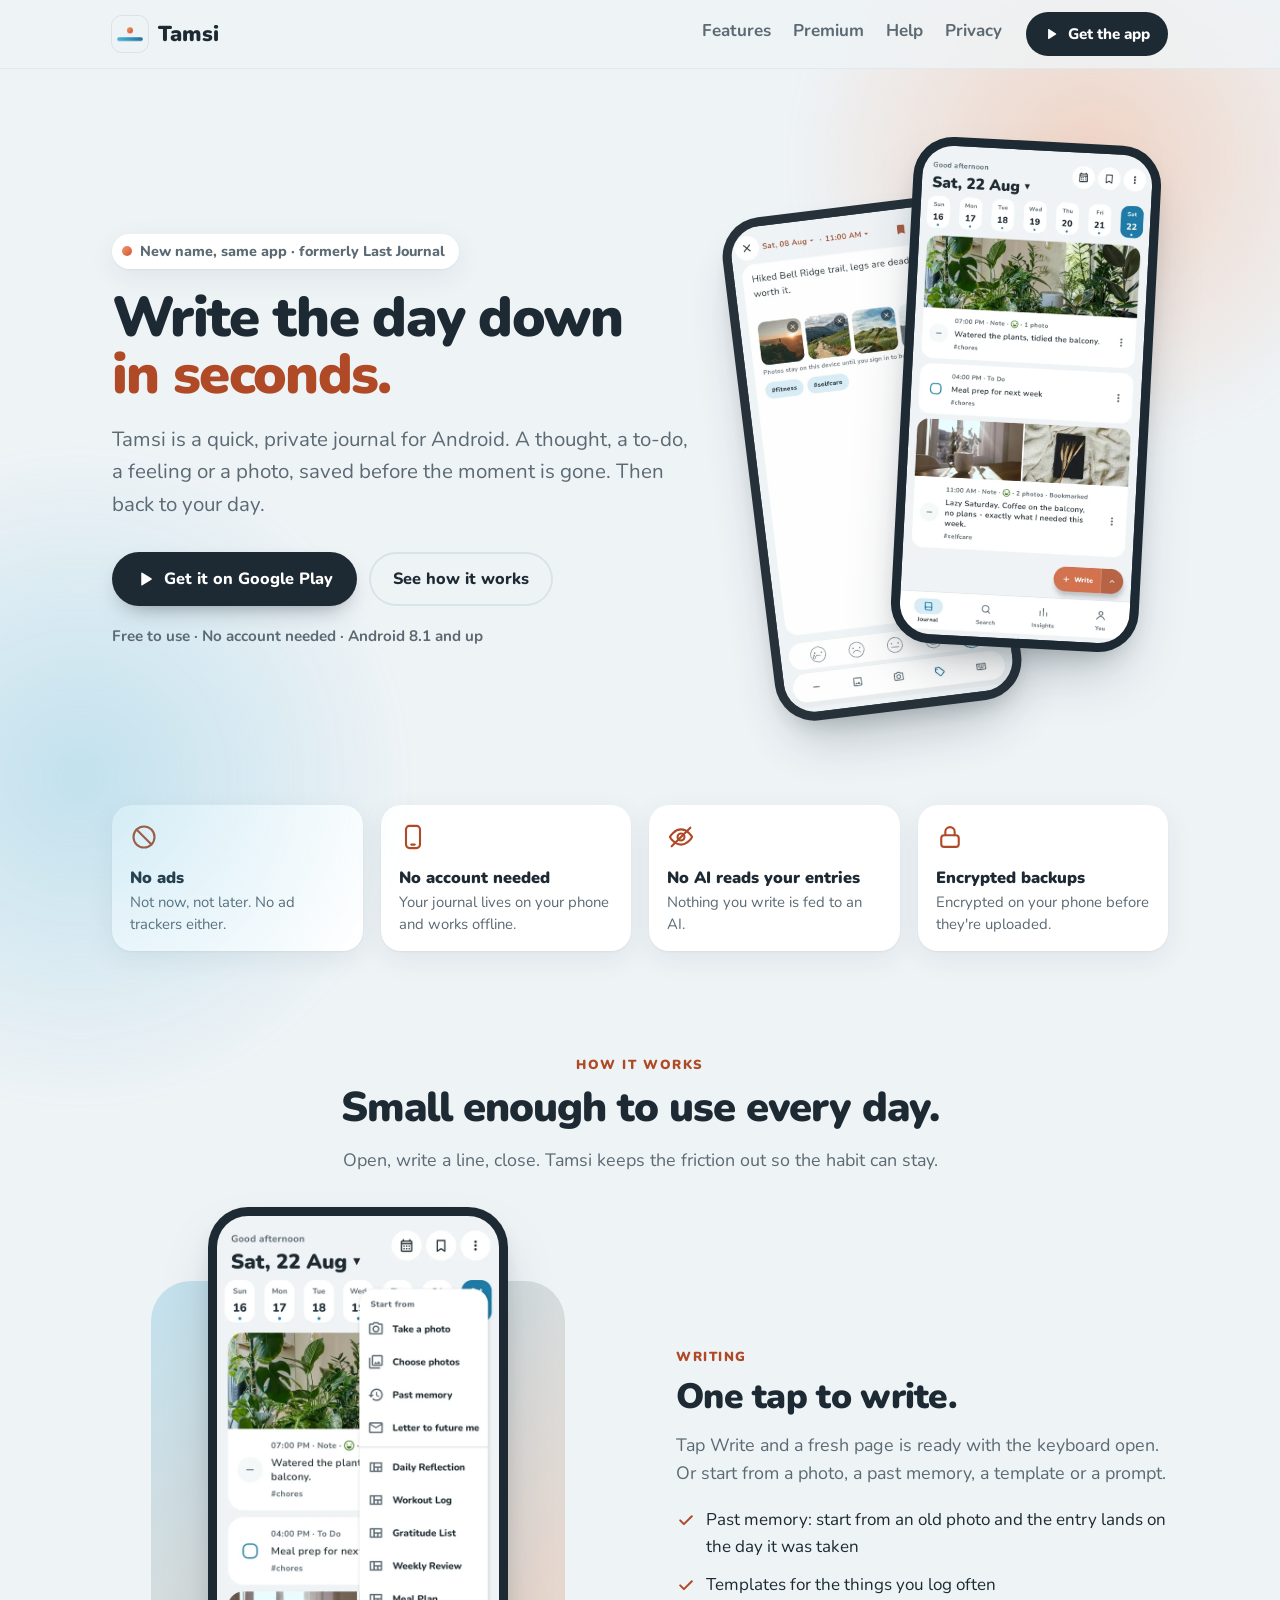
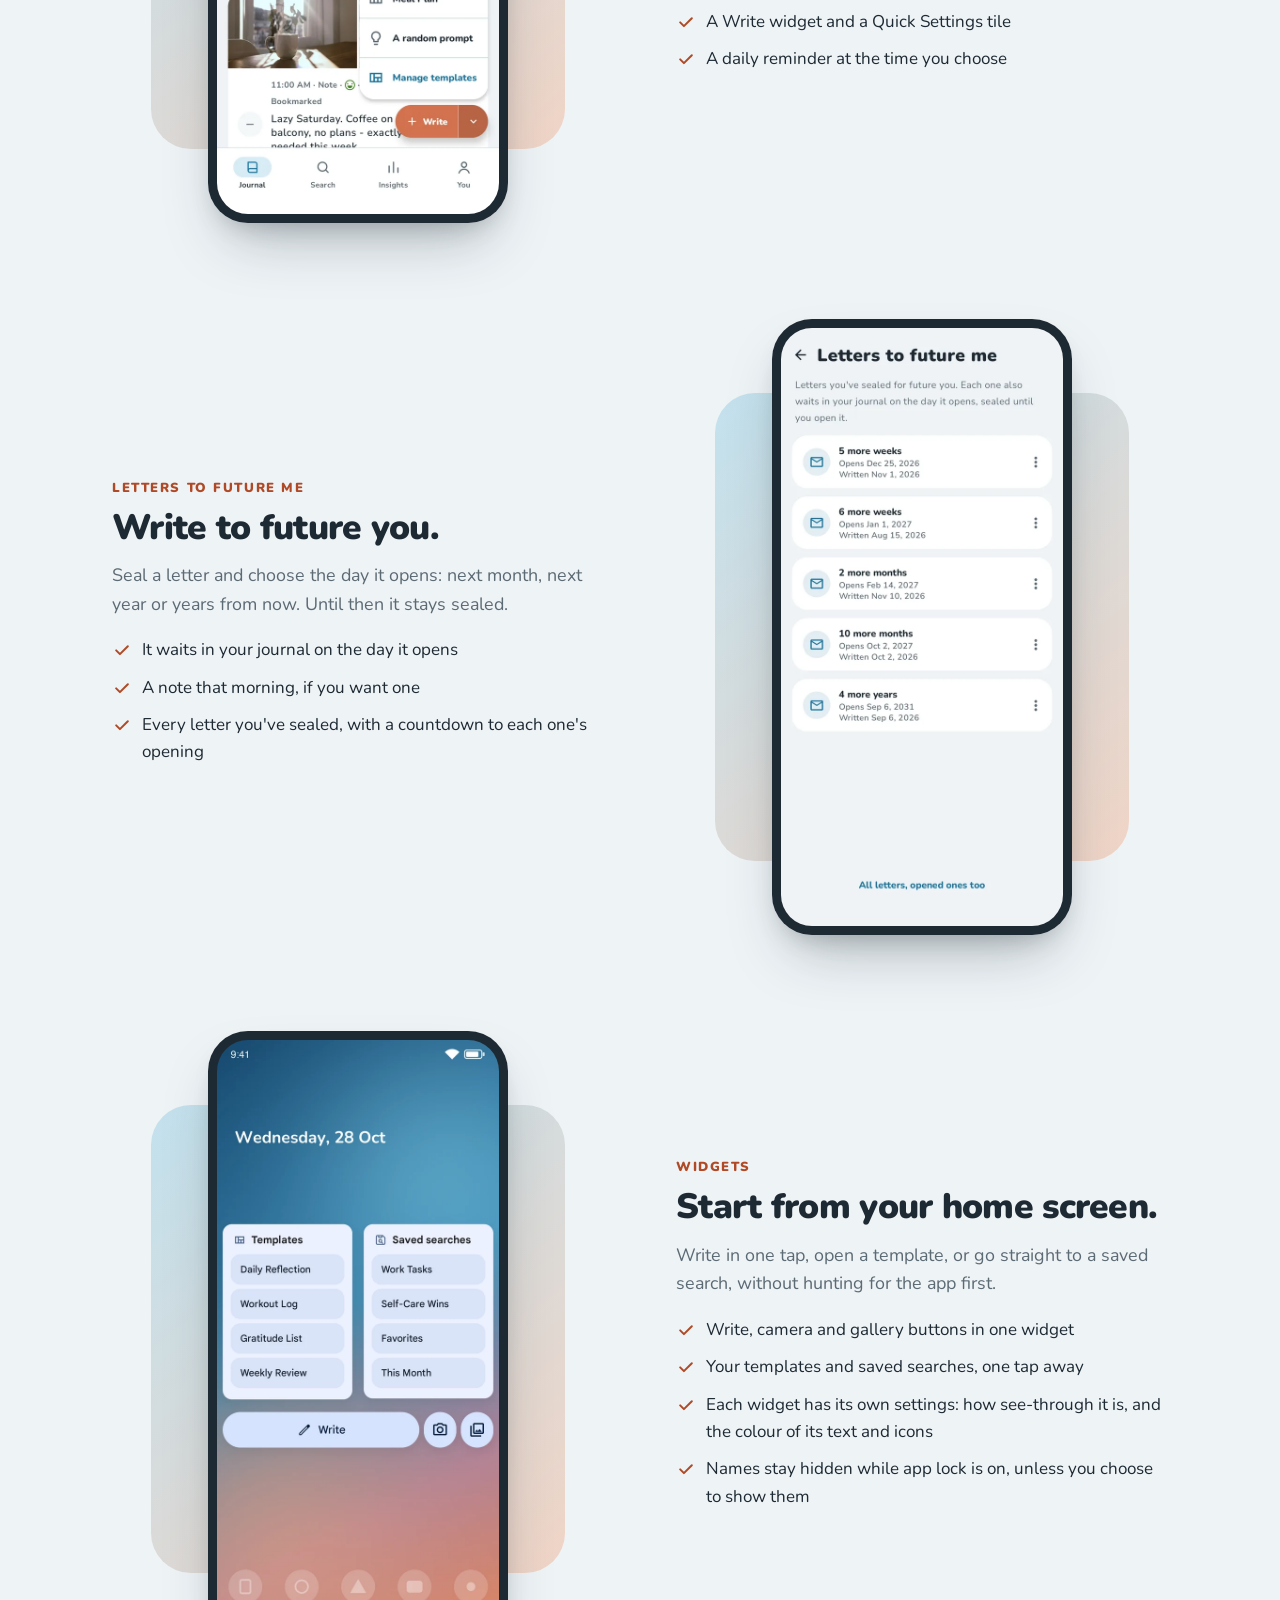
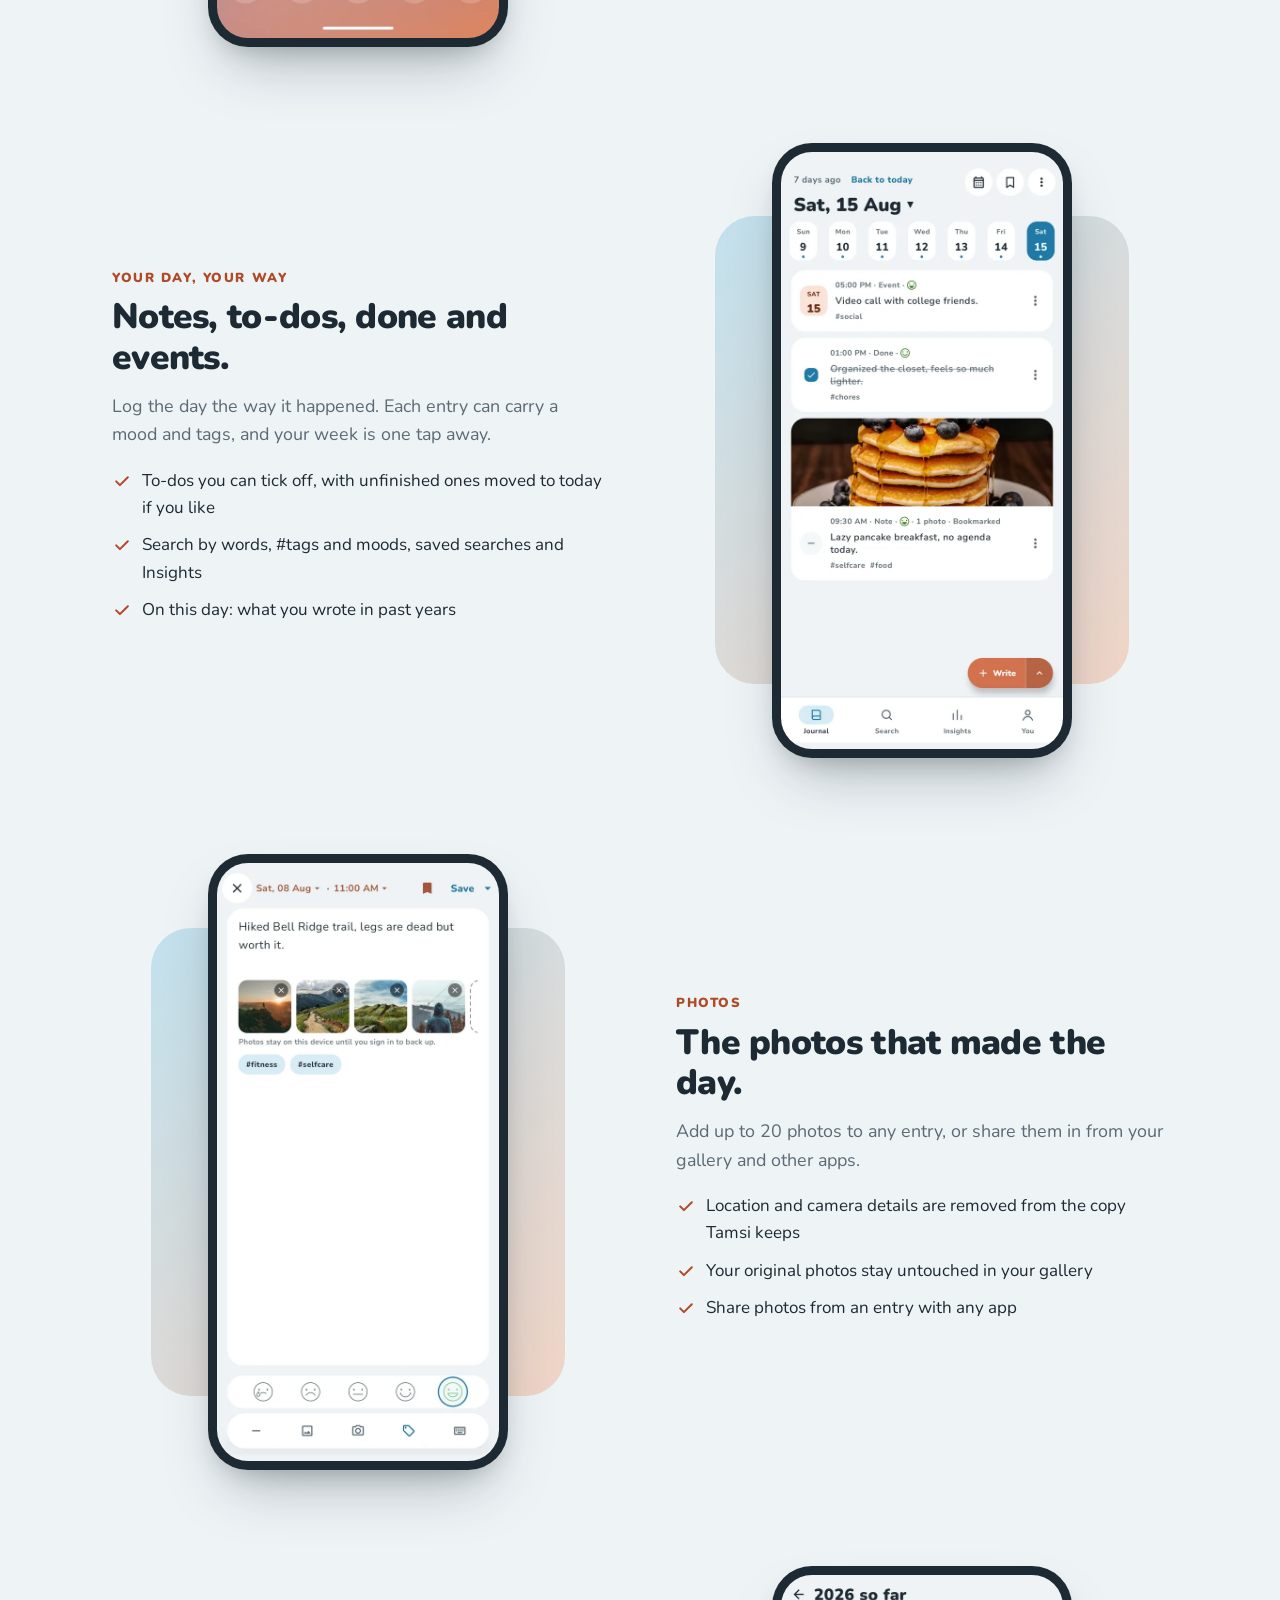
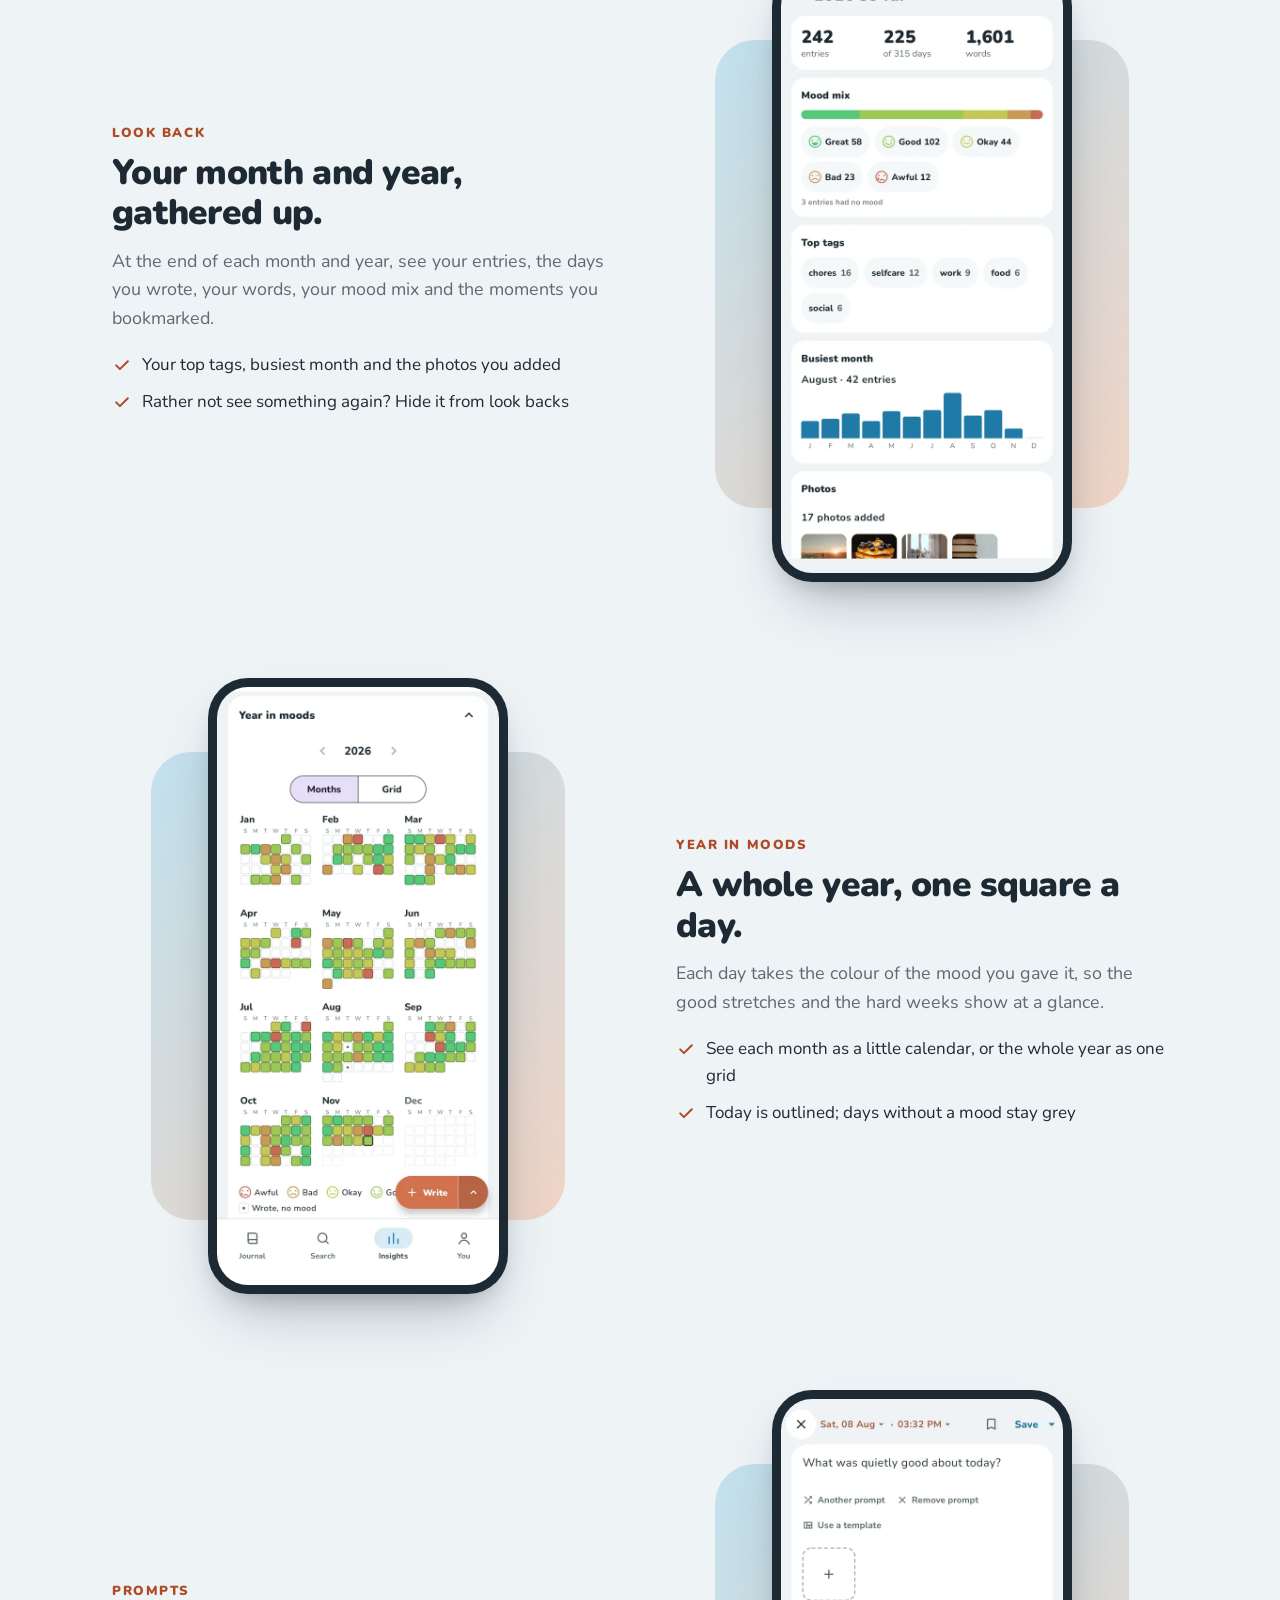
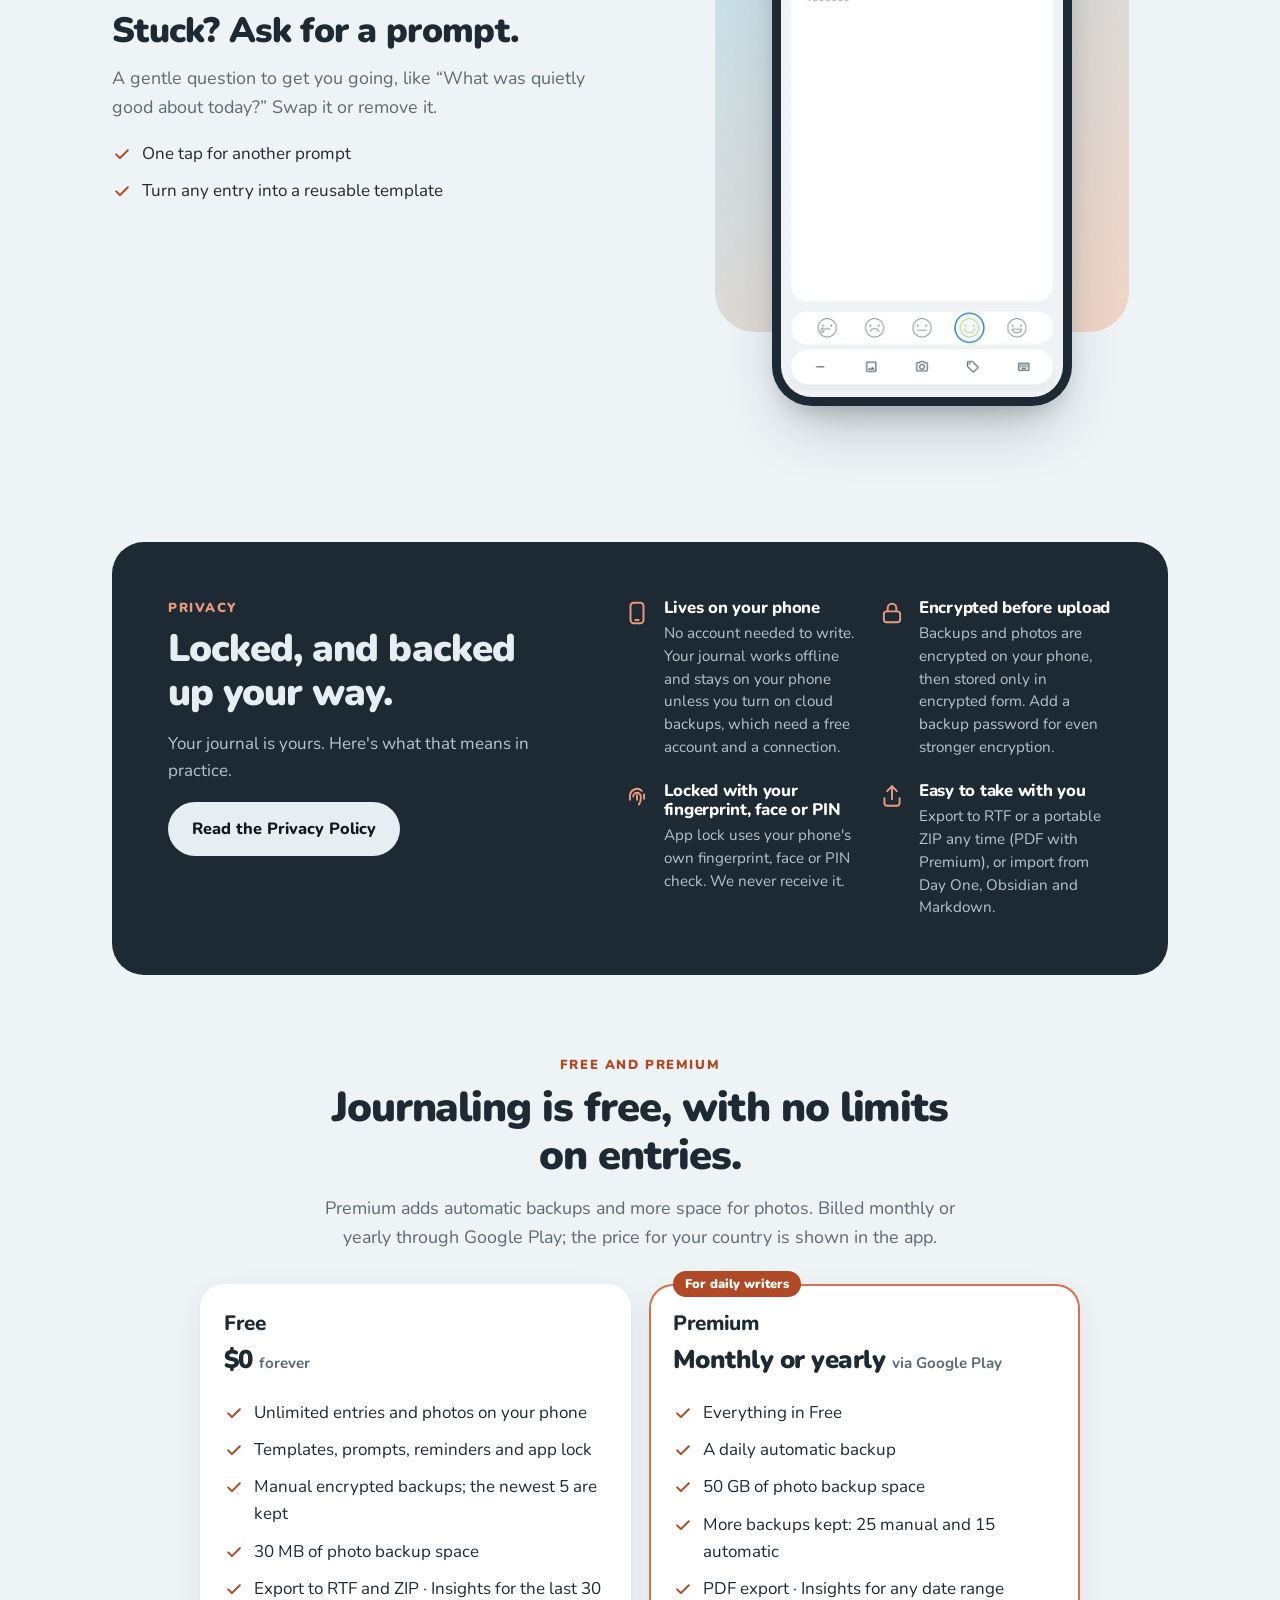
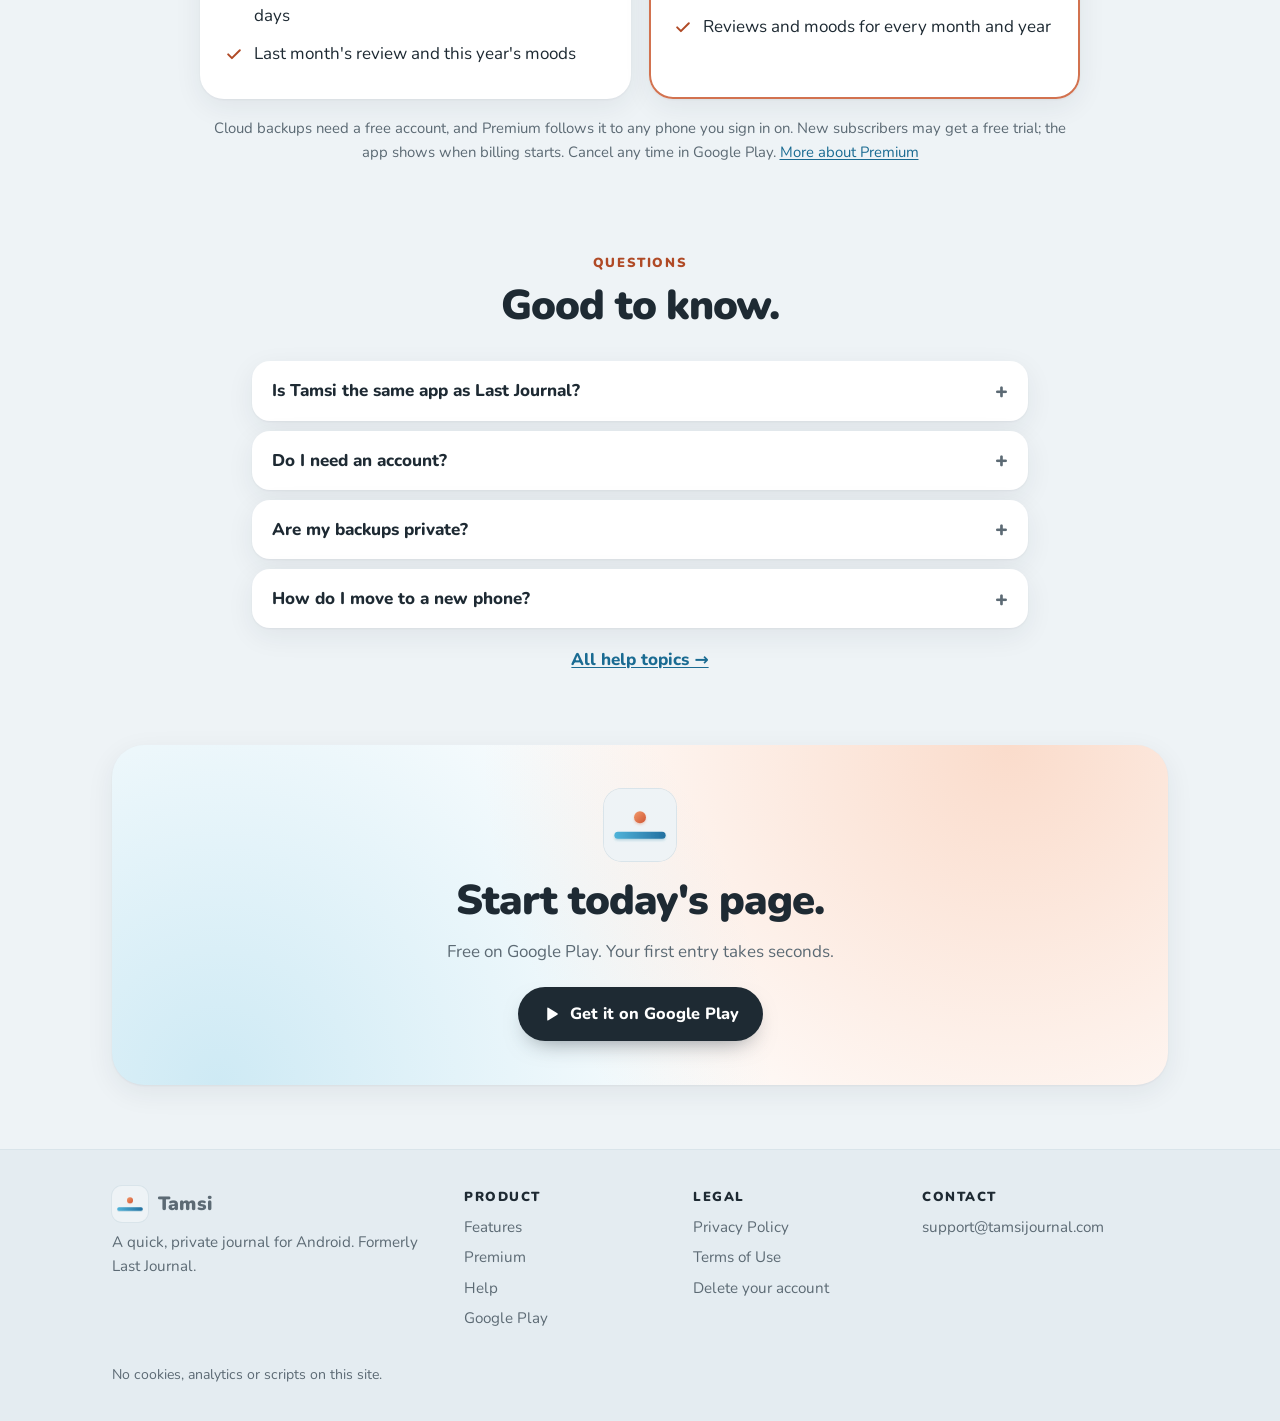
<file: index.html>
<!doctype html>
<html lang="en">
<head>
<meta charset="utf-8">
<meta name="viewport" content="width=device-width, initial-scale=1">
<title>Tamsi · A quick, private journal for Android</title>
<meta name="description" content="Tamsi is a fast daily log of words and photos for Android. No ads. No account needed. No AI reading your entries. Backups encrypted.">
<meta name="color-scheme" content="light dark">
<meta name="theme-color" content="#EEF3F6" media="(prefers-color-scheme: light)">
<meta name="theme-color" content="#11181D" media="(prefers-color-scheme: dark)">
<meta name="referrer" content="no-referrer">
<link rel="canonical" href="https://tamsijournal.com/">
<meta property="og:title" content="Tamsi · A quick, private journal for Android">
<meta property="og:description" content="Tamsi is a fast daily log of words and photos for Android. No ads. No account needed. No AI reading your entries. Backups encrypted.">
<meta property="og:image" content="https://tamsijournal.com/assets/icon-512.png">
<meta property="og:type" content="website">
<link rel="icon" href="assets/icon.svg" type="image/svg+xml">
<link rel="icon" href="assets/favicon-32.png" sizes="32x32" type="image/png">
<link rel="apple-touch-icon" href="assets/apple-touch-icon.png">
<link rel="preload" href="assets/fonts/nunito-latin.woff" as="font" type="font/woff" crossorigin>
<link rel="stylesheet" href="style.css">
</head>
<body>
<a class="skip" href="#main">Skip to content</a>
<header class="site-header">
<div class="wrap header-row">
<a class="brand" href="/"><img src="assets/icon.svg" width="36" height="36" alt=""><span>Tamsi</span></a>
<nav class="site-nav" aria-label="Main"><ul><li><a href="/#features">Features</a></li><li><a href="/#premium">Premium</a></li><li><a href="faq.html">Help</a></li><li><a href="privacy.html">Privacy</a></li></ul></nav>
<a class="button button-small header-cta" href="https://play.google.com/store/apps/details?id=com.odralliv.quickjournal"><svg viewBox="0 0 24 24" aria-hidden="true" focusable="false"><path fill="currentColor" d="M7 4.5v15a1 1 0 0 0 1.5.86l12-7.5a1 1 0 0 0 0-1.72l-12-7.5A1 1 0 0 0 7 4.5Z"/></svg><span>Get the app</span></a>
</div>
</header>
<main id="main">
<section class="hero">
<div class="wrap hero-grid">
<div class="hero-text">
<p class="pill"><span class="pill-dot" aria-hidden="true"></span>New name, same app · formerly Last Journal</p>
<h1>Write the day down <span class="accent">in seconds.</span></h1>
<p class="lede">Tamsi is a quick, private journal for Android. A thought, a to-do, a feeling or a photo, saved
before the moment is gone. Then back to your day.</p>
<div class="cta-row">
<a class="button" href="https://play.google.com/store/apps/details?id=com.odralliv.quickjournal"><svg viewBox="0 0 24 24" aria-hidden="true" focusable="false"><path fill="currentColor" d="M7 4.5v15a1 1 0 0 0 1.5.86l12-7.5a1 1 0 0 0 0-1.72l-12-7.5A1 1 0 0 0 7 4.5Z"/></svg><span>Get it on Google Play</span></a>
<a class="button button-ghost" href="#features">See how it works</a>
</div>
<p class="meta">Free to use · No account needed · Android 8.1 and up</p>
</div>
<div class="hero-media" aria-hidden="true">
<div class="phone phone-back"><img src="assets/shots/editor.webp" width="600" height="1272" alt="" loading="lazy" decoding="async"></div>
<div class="phone phone-front"><img src="assets/shots/journal.webp" width="600" height="1272" alt="" loading="lazy" decoding="async"></div>
</div>
</div>
</section>

<section class="wrap trust-strip" aria-label="What Tamsi promises">
<div class="trust-item"><svg viewBox="0 0 24 24" aria-hidden="true" focusable="false" fill="none" stroke="currentColor" stroke-width="1.8" stroke-linecap="round" stroke-linejoin="round"><circle cx="12" cy="12" r="9"/><path d="M5.6 5.6l12.8 12.8"/></svg><h2>No ads</h2><p>Not now, not later. No ad trackers either.</p></div>
<div class="trust-item"><svg viewBox="0 0 24 24" aria-hidden="true" focusable="false" fill="none" stroke="currentColor" stroke-width="1.8" stroke-linecap="round" stroke-linejoin="round"><rect x="6" y="2.5" width="12" height="19" rx="3"/><path d="M10.5 18.5h3"/></svg><h2>No account needed</h2><p>Your journal lives on your phone and works offline.</p></div>
<div class="trust-item"><svg viewBox="0 0 24 24" aria-hidden="true" focusable="false" fill="none" stroke="currentColor" stroke-width="1.8" stroke-linecap="round" stroke-linejoin="round"><path d="M2.5 12S6 5.5 12 5.5 21.5 12 21.5 12 18 18.5 12 18.5 2.5 12 2.5 12z"/><circle cx="12" cy="12" r="3"/><path d="M4 20L20 4"/></svg><h2>No AI reads your entries</h2><p>Nothing you write is fed to an AI.</p></div>
<div class="trust-item"><svg viewBox="0 0 24 24" aria-hidden="true" focusable="false" fill="none" stroke="currentColor" stroke-width="1.8" stroke-linecap="round" stroke-linejoin="round"><rect x="4.5" y="10.5" width="15" height="10" rx="2.5"/><path d="M8 10.5V7.5a4 4 0 0 1 8 0v3"/></svg><h2>Encrypted backups</h2><p>Encrypted on your phone before they're uploaded.</p></div>
</section>

<div class="wrap features" id="features">
<header class="section-head">
<p class="eyebrow">How it works</p>
<h2>Small enough to use every day.</h2>
<p class="lede">Open, write a line, close. Tamsi keeps the friction out so the habit can stay.</p>
</header>
<section class="feature">
<div class="feature-media"><div class="phone"><img src="assets/shots/write-menu.webp" width="600" height="1272" alt="The Journal screen with the Write menu open: take a photo, choose photos, past memory, letter to future me, templates and a random prompt" loading="lazy" decoding="async"></div></div>
<div class="feature-text">
<p class="eyebrow">Writing</p>
<h2>One tap to write.</h2>
<p class="lede">Tap Write and a fresh page is ready with the keyboard open. Or start from a photo, a past memory, a template or a prompt.</p>
<ul class="checks"><li><svg viewBox="0 0 24 24" aria-hidden="true" focusable="false" fill="none" stroke="currentColor" stroke-width="1.8" stroke-linecap="round" stroke-linejoin="round"><path d="M5 12.5l4.5 4.5L19 7.5"/></svg><span>Past memory: start from an old photo and the entry lands on the day it was taken</span></li><li><svg viewBox="0 0 24 24" aria-hidden="true" focusable="false" fill="none" stroke="currentColor" stroke-width="1.8" stroke-linecap="round" stroke-linejoin="round"><path d="M5 12.5l4.5 4.5L19 7.5"/></svg><span>Templates for the things you log often</span></li><li><svg viewBox="0 0 24 24" aria-hidden="true" focusable="false" fill="none" stroke="currentColor" stroke-width="1.8" stroke-linecap="round" stroke-linejoin="round"><path d="M5 12.5l4.5 4.5L19 7.5"/></svg><span>A Write widget and a Quick Settings tile</span></li><li><svg viewBox="0 0 24 24" aria-hidden="true" focusable="false" fill="none" stroke="currentColor" stroke-width="1.8" stroke-linecap="round" stroke-linejoin="round"><path d="M5 12.5l4.5 4.5L19 7.5"/></svg><span>A daily reminder at the time you choose</span></li></ul>
</div>
</section>
<section class="feature feature-flip">
<div class="feature-media"><div class="phone"><img src="assets/shots/letters.webp" width="600" height="1272" alt="Letters to future me: five sealed letters, opening in 5 weeks, 6 weeks, 2 months, 10 months and 4 years" loading="lazy" decoding="async"></div></div>
<div class="feature-text">
<p class="eyebrow">Letters to future me</p>
<h2>Write to future you.</h2>
<p class="lede">Seal a letter and choose the day it opens: next month, next year or years from now. Until then it stays sealed.</p>
<ul class="checks"><li><svg viewBox="0 0 24 24" aria-hidden="true" focusable="false" fill="none" stroke="currentColor" stroke-width="1.8" stroke-linecap="round" stroke-linejoin="round"><path d="M5 12.5l4.5 4.5L19 7.5"/></svg><span>It waits in your journal on the day it opens</span></li><li><svg viewBox="0 0 24 24" aria-hidden="true" focusable="false" fill="none" stroke="currentColor" stroke-width="1.8" stroke-linecap="round" stroke-linejoin="round"><path d="M5 12.5l4.5 4.5L19 7.5"/></svg><span>A note that morning, if you want one</span></li><li><svg viewBox="0 0 24 24" aria-hidden="true" focusable="false" fill="none" stroke="currentColor" stroke-width="1.8" stroke-linecap="round" stroke-linejoin="round"><path d="M5 12.5l4.5 4.5L19 7.5"/></svg><span>Every letter you've sealed, with a countdown to each one's opening</span></li></ul>
</div>
</section>
<section class="feature">
<div class="feature-media"><div class="phone"><img src="assets/shots/widgets.webp" width="600" height="1272" alt="Three Tamsi home-screen widgets: Write with camera and gallery buttons, Templates and Saved searches" loading="lazy" decoding="async"></div></div>
<div class="feature-text">
<p class="eyebrow">Widgets</p>
<h2>Start from your home screen.</h2>
<p class="lede">Write in one tap, open a template, or go straight to a saved search, without hunting for the app first.</p>
<ul class="checks"><li><svg viewBox="0 0 24 24" aria-hidden="true" focusable="false" fill="none" stroke="currentColor" stroke-width="1.8" stroke-linecap="round" stroke-linejoin="round"><path d="M5 12.5l4.5 4.5L19 7.5"/></svg><span>Write, camera and gallery buttons in one widget</span></li><li><svg viewBox="0 0 24 24" aria-hidden="true" focusable="false" fill="none" stroke="currentColor" stroke-width="1.8" stroke-linecap="round" stroke-linejoin="round"><path d="M5 12.5l4.5 4.5L19 7.5"/></svg><span>Your templates and saved searches, one tap away</span></li><li><svg viewBox="0 0 24 24" aria-hidden="true" focusable="false" fill="none" stroke="currentColor" stroke-width="1.8" stroke-linecap="round" stroke-linejoin="round"><path d="M5 12.5l4.5 4.5L19 7.5"/></svg><span>Each widget has its own settings: how see-through it is, and the colour of its text and icons</span></li><li><svg viewBox="0 0 24 24" aria-hidden="true" focusable="false" fill="none" stroke="currentColor" stroke-width="1.8" stroke-linecap="round" stroke-linejoin="round"><path d="M5 12.5l4.5 4.5L19 7.5"/></svg><span>Names stay hidden while app lock is on, unless you choose to show them</span></li></ul>
</div>
</section>
<section class="feature feature-flip">
<div class="feature-media"><div class="phone"><img src="assets/shots/journal-week.webp" width="600" height="1272" alt="A week in the journal: an event, a finished to-do and a photo note" loading="lazy" decoding="async"></div></div>
<div class="feature-text">
<p class="eyebrow">Your day, your way</p>
<h2>Notes, to-dos, done and events.</h2>
<p class="lede">Log the day the way it happened. Each entry can carry a mood and tags, and your week is one tap away.</p>
<ul class="checks"><li><svg viewBox="0 0 24 24" aria-hidden="true" focusable="false" fill="none" stroke="currentColor" stroke-width="1.8" stroke-linecap="round" stroke-linejoin="round"><path d="M5 12.5l4.5 4.5L19 7.5"/></svg><span>To-dos you can tick off, with unfinished ones moved to today if you like</span></li><li><svg viewBox="0 0 24 24" aria-hidden="true" focusable="false" fill="none" stroke="currentColor" stroke-width="1.8" stroke-linecap="round" stroke-linejoin="round"><path d="M5 12.5l4.5 4.5L19 7.5"/></svg><span>Search by words, #tags and moods, saved searches and Insights</span></li><li><svg viewBox="0 0 24 24" aria-hidden="true" focusable="false" fill="none" stroke="currentColor" stroke-width="1.8" stroke-linecap="round" stroke-linejoin="round"><path d="M5 12.5l4.5 4.5L19 7.5"/></svg><span>On this day: what you wrote in past years</span></li></ul>
</div>
</section>
<section class="feature">
<div class="feature-media"><div class="phone"><img src="assets/shots/editor.webp" width="600" height="1272" alt="An entry about a hike with four photos, a mood and two tags" loading="lazy" decoding="async"></div></div>
<div class="feature-text">
<p class="eyebrow">Photos</p>
<h2>The photos that made the day.</h2>
<p class="lede">Add up to 20 photos to any entry, or share them in from your gallery and other apps.</p>
<ul class="checks"><li><svg viewBox="0 0 24 24" aria-hidden="true" focusable="false" fill="none" stroke="currentColor" stroke-width="1.8" stroke-linecap="round" stroke-linejoin="round"><path d="M5 12.5l4.5 4.5L19 7.5"/></svg><span>Location and camera details are removed from the copy Tamsi keeps</span></li><li><svg viewBox="0 0 24 24" aria-hidden="true" focusable="false" fill="none" stroke="currentColor" stroke-width="1.8" stroke-linecap="round" stroke-linejoin="round"><path d="M5 12.5l4.5 4.5L19 7.5"/></svg><span>Your original photos stay untouched in your gallery</span></li><li><svg viewBox="0 0 24 24" aria-hidden="true" focusable="false" fill="none" stroke="currentColor" stroke-width="1.8" stroke-linecap="round" stroke-linejoin="round"><path d="M5 12.5l4.5 4.5L19 7.5"/></svg><span>Share photos from an entry with any app</span></li></ul>
</div>
</section>
<section class="feature feature-flip">
<div class="feature-media"><div class="phone"><img src="assets/shots/look-back.webp" width="600" height="1272" alt="The 2026 so far review: 242 entries on 225 days, a mood mix, top tags, busiest month and photos" loading="lazy" decoding="async"></div></div>
<div class="feature-text">
<p class="eyebrow">Look back</p>
<h2>Your month and year, gathered up.</h2>
<p class="lede">At the end of each month and year, see your entries, the days you wrote, your words, your mood mix and the moments you bookmarked.</p>
<ul class="checks"><li><svg viewBox="0 0 24 24" aria-hidden="true" focusable="false" fill="none" stroke="currentColor" stroke-width="1.8" stroke-linecap="round" stroke-linejoin="round"><path d="M5 12.5l4.5 4.5L19 7.5"/></svg><span>Your top tags, busiest month and the photos you added</span></li><li><svg viewBox="0 0 24 24" aria-hidden="true" focusable="false" fill="none" stroke="currentColor" stroke-width="1.8" stroke-linecap="round" stroke-linejoin="round"><path d="M5 12.5l4.5 4.5L19 7.5"/></svg><span>Rather not see something again? Hide it from look backs</span></li></ul>
</div>
</section>
<section class="feature">
<div class="feature-media"><div class="phone"><img src="assets/shots/year-in-moods.webp" width="600" height="1272" alt="Year in moods for 2026: twelve little month calendars, each day coloured by its mood" loading="lazy" decoding="async"></div></div>
<div class="feature-text">
<p class="eyebrow">Year in moods</p>
<h2>A whole year, one square a day.</h2>
<p class="lede">Each day takes the colour of the mood you gave it, so the good stretches and the hard weeks show at a glance.</p>
<ul class="checks"><li><svg viewBox="0 0 24 24" aria-hidden="true" focusable="false" fill="none" stroke="currentColor" stroke-width="1.8" stroke-linecap="round" stroke-linejoin="round"><path d="M5 12.5l4.5 4.5L19 7.5"/></svg><span>See each month as a little calendar, or the whole year as one grid</span></li><li><svg viewBox="0 0 24 24" aria-hidden="true" focusable="false" fill="none" stroke="currentColor" stroke-width="1.8" stroke-linecap="round" stroke-linejoin="round"><path d="M5 12.5l4.5 4.5L19 7.5"/></svg><span>Today is outlined; days without a mood stay grey</span></li></ul>
</div>
</section>
<section class="feature feature-flip">
<div class="feature-media"><div class="phone"><img src="assets/shots/prompt.webp" width="600" height="1272" alt="A new entry that starts with the prompt: What was quietly good about today?" loading="lazy" decoding="async"></div></div>
<div class="feature-text">
<p class="eyebrow">Prompts</p>
<h2>Stuck? Ask for a prompt.</h2>
<p class="lede">A gentle question to get you going, like “What was quietly good about today?” Swap it or remove it.</p>
<ul class="checks"><li><svg viewBox="0 0 24 24" aria-hidden="true" focusable="false" fill="none" stroke="currentColor" stroke-width="1.8" stroke-linecap="round" stroke-linejoin="round"><path d="M5 12.5l4.5 4.5L19 7.5"/></svg><span>One tap for another prompt</span></li><li><svg viewBox="0 0 24 24" aria-hidden="true" focusable="false" fill="none" stroke="currentColor" stroke-width="1.8" stroke-linecap="round" stroke-linejoin="round"><path d="M5 12.5l4.5 4.5L19 7.5"/></svg><span>Turn any entry into a reusable template</span></li></ul>
</div>
</section>
</div>

<section class="wrap" id="privacy">
<div class="privacy-band">
<div class="privacy-head">
<p class="eyebrow">Privacy</p>
<h2>Locked, and backed up your way.</h2>
<p>Your journal is yours. Here's what that means in practice.</p>
<a class="button button-light" href="privacy.html">Read the Privacy Policy</a>
</div>
<ul class="privacy-points">
<li><svg viewBox="0 0 24 24" aria-hidden="true" focusable="false" fill="none" stroke="currentColor" stroke-width="1.8" stroke-linecap="round" stroke-linejoin="round"><rect x="6" y="2.5" width="12" height="19" rx="3"/><path d="M10.5 18.5h3"/></svg><div><h3>Lives on your phone</h3><p>No account needed to write. Your journal works offline and stays on your
phone unless you turn on cloud backups, which need a free account and a connection.</p></div></li>
<li><svg viewBox="0 0 24 24" aria-hidden="true" focusable="false" fill="none" stroke="currentColor" stroke-width="1.8" stroke-linecap="round" stroke-linejoin="round"><rect x="4.5" y="10.5" width="15" height="10" rx="2.5"/><path d="M8 10.5V7.5a4 4 0 0 1 8 0v3"/></svg><div><h3>Encrypted before upload</h3><p>Backups and photos are encrypted on your phone, then stored only in
encrypted form. Add a backup password for even stronger encryption.</p></div></li>
<li><svg viewBox="0 0 24 24" aria-hidden="true" focusable="false" fill="none" stroke="currentColor" stroke-width="1.8" stroke-linecap="round" stroke-linejoin="round"><path d="M12 11v4.5"/><path d="M8.5 12.5a3.5 3.5 0 0 1 7 0v2c0 2-.6 3.8-1.7 5.3"/><path d="M5.5 15.5V12a6.5 6.5 0 0 1 11-4.7"/><path d="M18.4 10.5c.1.5.1 1 .1 1.5v2.5"/></svg><div><h3>Locked with your fingerprint, face or PIN</h3><p>App lock uses your phone's own fingerprint, face or PIN
check. We never receive it.</p></div></li>
<li><svg viewBox="0 0 24 24" aria-hidden="true" focusable="false" fill="none" stroke="currentColor" stroke-width="1.8" stroke-linecap="round" stroke-linejoin="round"><path d="M12 3v12"/><path d="M7.5 7.5L12 3l4.5 4.5"/><path d="M5 14v4.5A2.5 2.5 0 0 0 7.5 21h9a2.5 2.5 0 0 0 2.5-2.5V14"/></svg><div><h3>Easy to take with you</h3><p>Export to RTF or a portable ZIP any time (PDF with Premium), or
import from Day One, Obsidian and Markdown.</p></div></li>
</ul>
</div>
</section>

<section class="wrap pricing" id="premium">
<header class="section-head">
<p class="eyebrow">Free and Premium</p>
<h2>Journaling is free, with no limits on entries.</h2>
<p class="lede">Premium adds automatic backups and more space for photos. Billed monthly or yearly through Google
Play; the price for your country is shown in the app.</p>
</header>
<div class="plans">
<article class="plan">
<h3>Free</h3>
<p class="plan-price">$0 <span>forever</span></p>
<ul class="checks"><li><svg viewBox="0 0 24 24" aria-hidden="true" focusable="false" fill="none" stroke="currentColor" stroke-width="1.8" stroke-linecap="round" stroke-linejoin="round"><path d="M5 12.5l4.5 4.5L19 7.5"/></svg><span>Unlimited entries and photos on your phone</span></li><li><svg viewBox="0 0 24 24" aria-hidden="true" focusable="false" fill="none" stroke="currentColor" stroke-width="1.8" stroke-linecap="round" stroke-linejoin="round"><path d="M5 12.5l4.5 4.5L19 7.5"/></svg><span>Templates, prompts, reminders and app lock</span></li><li><svg viewBox="0 0 24 24" aria-hidden="true" focusable="false" fill="none" stroke="currentColor" stroke-width="1.8" stroke-linecap="round" stroke-linejoin="round"><path d="M5 12.5l4.5 4.5L19 7.5"/></svg><span>Manual encrypted backups; the newest 5 are kept</span></li><li><svg viewBox="0 0 24 24" aria-hidden="true" focusable="false" fill="none" stroke="currentColor" stroke-width="1.8" stroke-linecap="round" stroke-linejoin="round"><path d="M5 12.5l4.5 4.5L19 7.5"/></svg><span>30 MB of photo backup space</span></li><li><svg viewBox="0 0 24 24" aria-hidden="true" focusable="false" fill="none" stroke="currentColor" stroke-width="1.8" stroke-linecap="round" stroke-linejoin="round"><path d="M5 12.5l4.5 4.5L19 7.5"/></svg><span>Export to RTF and ZIP · Insights for the last 30 days</span></li><li><svg viewBox="0 0 24 24" aria-hidden="true" focusable="false" fill="none" stroke="currentColor" stroke-width="1.8" stroke-linecap="round" stroke-linejoin="round"><path d="M5 12.5l4.5 4.5L19 7.5"/></svg><span>Last month's review and this year's moods</span></li></ul>
</article>
<article class="plan plan-premium">
<p class="plan-badge">For daily writers</p>
<h3>Premium</h3>
<p class="plan-price">Monthly or yearly <span>via Google Play</span></p>
<ul class="checks"><li><svg viewBox="0 0 24 24" aria-hidden="true" focusable="false" fill="none" stroke="currentColor" stroke-width="1.8" stroke-linecap="round" stroke-linejoin="round"><path d="M5 12.5l4.5 4.5L19 7.5"/></svg><span>Everything in Free</span></li><li><svg viewBox="0 0 24 24" aria-hidden="true" focusable="false" fill="none" stroke="currentColor" stroke-width="1.8" stroke-linecap="round" stroke-linejoin="round"><path d="M5 12.5l4.5 4.5L19 7.5"/></svg><span>A daily automatic backup</span></li><li><svg viewBox="0 0 24 24" aria-hidden="true" focusable="false" fill="none" stroke="currentColor" stroke-width="1.8" stroke-linecap="round" stroke-linejoin="round"><path d="M5 12.5l4.5 4.5L19 7.5"/></svg><span>50 GB of photo backup space</span></li><li><svg viewBox="0 0 24 24" aria-hidden="true" focusable="false" fill="none" stroke="currentColor" stroke-width="1.8" stroke-linecap="round" stroke-linejoin="round"><path d="M5 12.5l4.5 4.5L19 7.5"/></svg><span>More backups kept: 25 manual and 15 automatic</span></li><li><svg viewBox="0 0 24 24" aria-hidden="true" focusable="false" fill="none" stroke="currentColor" stroke-width="1.8" stroke-linecap="round" stroke-linejoin="round"><path d="M5 12.5l4.5 4.5L19 7.5"/></svg><span>PDF export · Insights for any date range</span></li><li><svg viewBox="0 0 24 24" aria-hidden="true" focusable="false" fill="none" stroke="currentColor" stroke-width="1.8" stroke-linecap="round" stroke-linejoin="round"><path d="M5 12.5l4.5 4.5L19 7.5"/></svg><span>Reviews and moods for every month and year</span></li></ul>
</article>
</div>
<p class="fine">Cloud backups need a free account, and Premium follows it to any phone you sign in on. New subscribers may get a free trial; the app shows when billing
starts. Cancel any time in Google Play. <a href="faq.html#premium">More about Premium</a></p>
</section>

<section class="wrap faq-teaser" aria-labelledby="faq-title">
<header class="section-head">
<p class="eyebrow">Questions</p>
<h2 id="faq-title">Good to know.</h2>
</header>
<div class="faq">
<details><summary>Is Tamsi the same app as Last Journal?</summary><div class="answer"><p>Yes. Tamsi is Last Journal's new
name. Your entries, backups and Premium carry over as they are; there's nothing to do.</p></div></details>
<details><summary>Do I need an account?</summary><div class="answer"><p>No. Tamsi works fully without one. An
account is only for encrypted cloud backups, and you can add it any time.</p></div></details>
<details><summary>Are my backups private?</summary><div class="answer"><p>Backups are encrypted on your phone
before upload and stored only in encrypted form. Your journal stays private to you. For even stronger
encryption, add a backup password. <a href="faq.html#encryption">How encryption works</a></p></div></details>
<details><summary>How do I move to a new phone?</summary><div class="answer"><p>Back up on the old phone, sign in
the same way on the new one, and restore. <a href="faq.html#new-phone">Step by step</a></p></div></details>
</div>
<p class="more"><a href="faq.html">All help topics →</a></p>
</section>

<section class="wrap">
<div class="cta-band">
<img src="assets/icon.svg" width="72" height="72" alt="">
<h2>Start today's page.</h2>
<p>Free on Google Play. Your first entry takes seconds.</p>
<a class="button" href="https://play.google.com/store/apps/details?id=com.odralliv.quickjournal"><svg viewBox="0 0 24 24" aria-hidden="true" focusable="false"><path fill="currentColor" d="M7 4.5v15a1 1 0 0 0 1.5.86l12-7.5a1 1 0 0 0 0-1.72l-12-7.5A1 1 0 0 0 7 4.5Z"/></svg><span>Get it on Google Play</span></a>
</div>
</section>

</main>
<footer class="site-footer">
<div class="wrap footer-grid">
<div class="footer-brand">
<a class="brand" href="/"><img src="assets/icon.svg" width="36" height="36" alt=""><span>Tamsi</span></a>
<p>A quick, private journal for Android. Formerly Last Journal.</p>
</div>
<nav aria-label="Product"><h2>Product</h2><ul>
<li><a href="/#features">Features</a></li>
<li><a href="/#premium">Premium</a></li>
<li><a href="faq.html">Help</a></li>
<li><a href="https://play.google.com/store/apps/details?id=com.odralliv.quickjournal">Google Play</a></li>
</ul></nav>
<nav aria-label="Legal"><h2>Legal</h2><ul>
<li><a href="privacy.html">Privacy Policy</a></li>
<li><a href="terms.html">Terms of Use</a></li>
<li><a href="delete-account.html">Delete your account</a></li>
</ul></nav>
<div><h2>Contact</h2><p><a href="mailto:support@tamsijournal.com">support@tamsijournal.com</a></p></div>
</div>
<div class="wrap footer-base"><p>No cookies, analytics or scripts on this site.</p></div>
</footer>
</body>
</html>
</file>
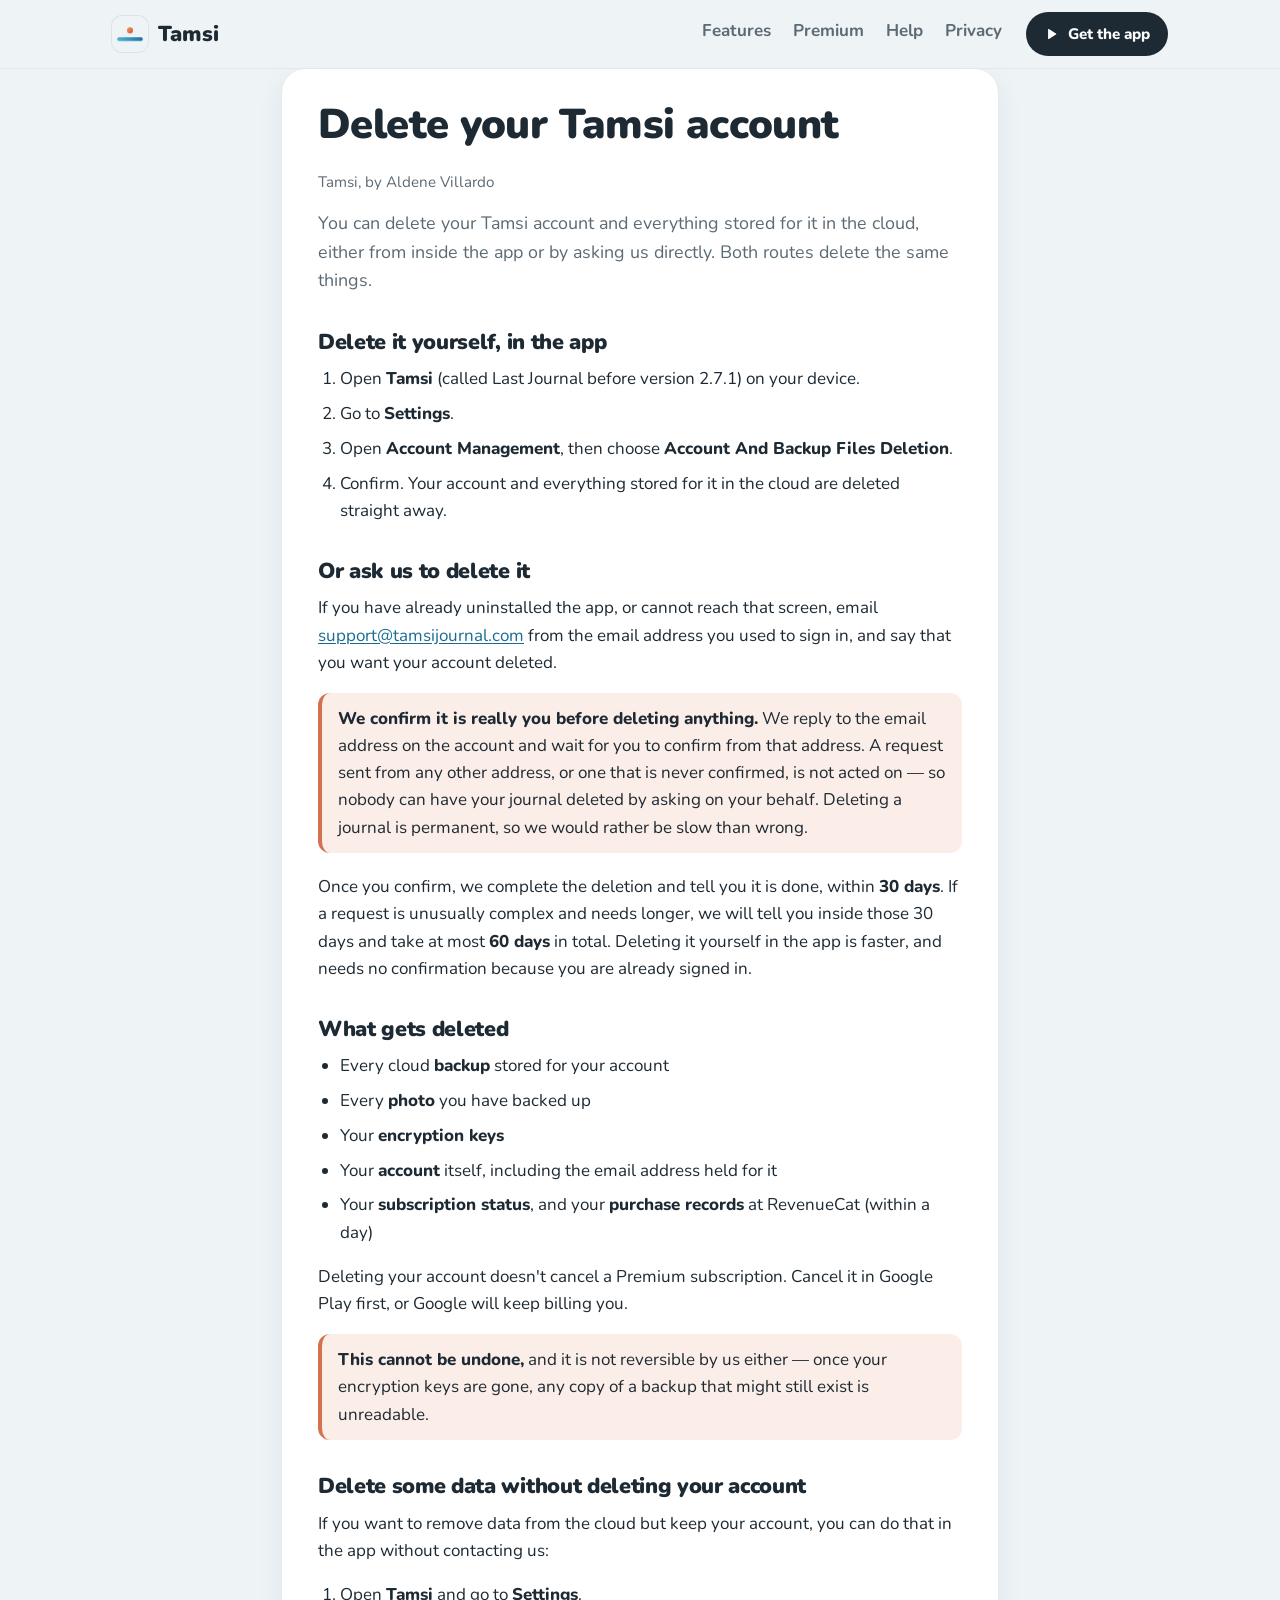
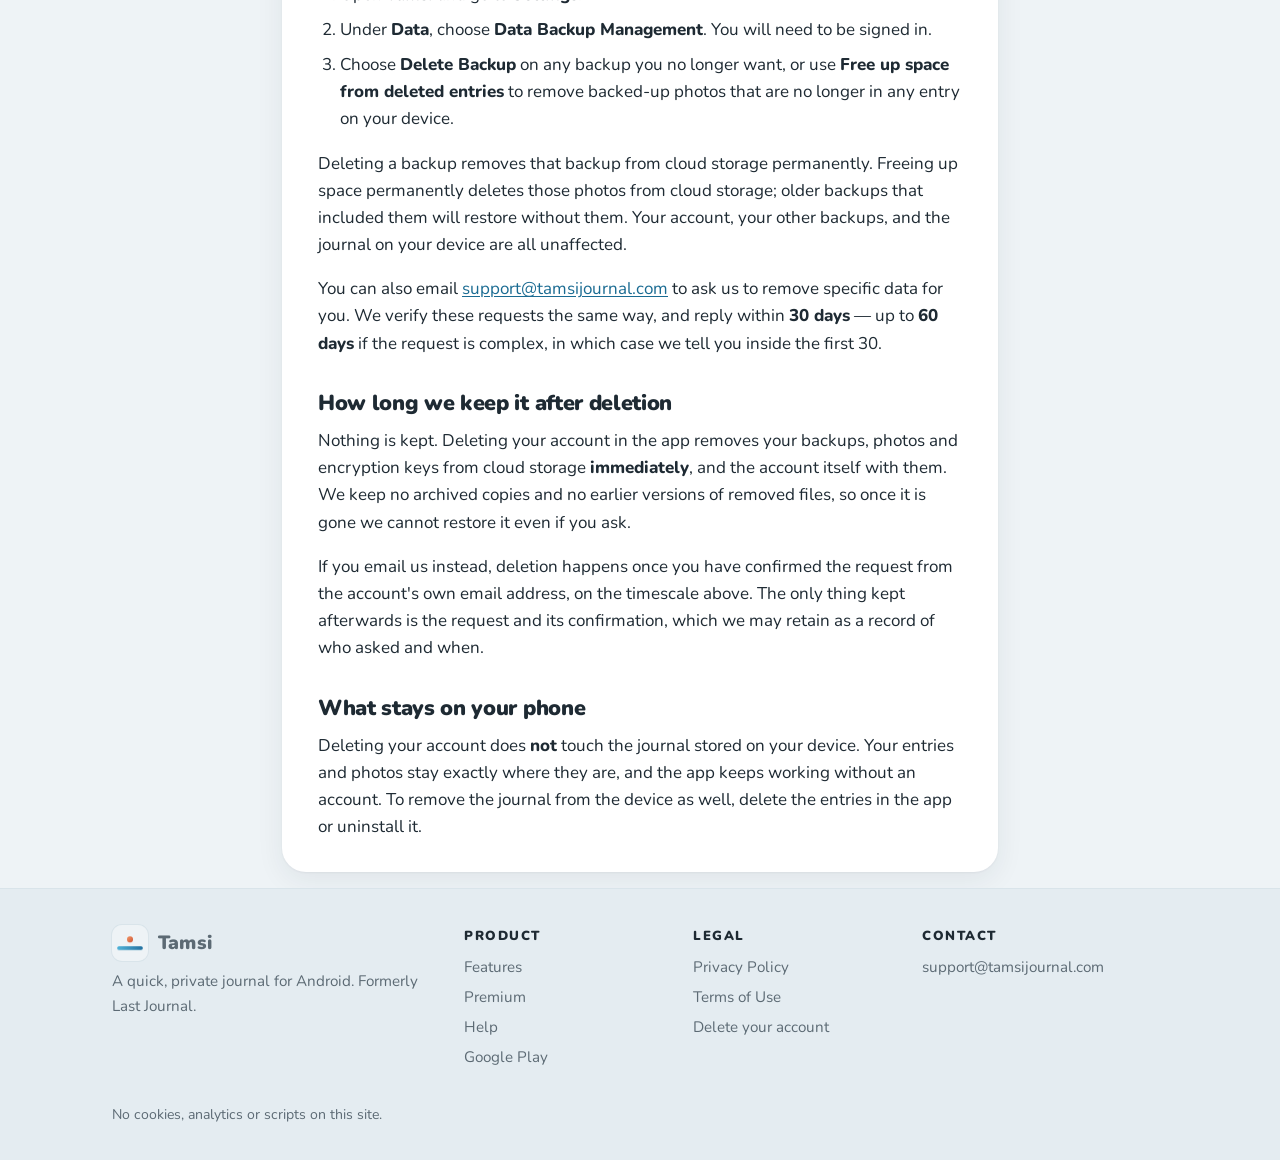
<file: delete-account.html>
<!doctype html>
<html lang="en">
<head>
<meta charset="utf-8">
<meta name="viewport" content="width=device-width, initial-scale=1">
<title>Delete Your Account · Tamsi</title>
<meta name="description" content="How to delete your Tamsi account and everything stored for it, in the app or by email.">
<meta name="color-scheme" content="light dark">
<meta name="theme-color" content="#EEF3F6" media="(prefers-color-scheme: light)">
<meta name="theme-color" content="#11181D" media="(prefers-color-scheme: dark)">
<meta name="referrer" content="no-referrer">
<link rel="canonical" href="https://tamsijournal.com/delete-account.html">
<meta property="og:title" content="Delete Your Account · Tamsi">
<meta property="og:description" content="How to delete your Tamsi account and everything stored for it, in the app or by email.">
<meta property="og:image" content="https://tamsijournal.com/assets/icon-512.png">
<meta property="og:type" content="website">
<link rel="icon" href="assets/icon.svg" type="image/svg+xml">
<link rel="icon" href="assets/favicon-32.png" sizes="32x32" type="image/png">
<link rel="apple-touch-icon" href="assets/apple-touch-icon.png">
<link rel="preload" href="assets/fonts/nunito-latin.woff" as="font" type="font/woff" crossorigin>
<link rel="stylesheet" href="style.css">
</head>
<body>
<a class="skip" href="#main">Skip to content</a>
<header class="site-header">
<div class="wrap header-row">
<a class="brand" href="/"><img src="assets/icon.svg" width="36" height="36" alt=""><span>Tamsi</span></a>
<nav class="site-nav" aria-label="Main"><ul><li><a href="/#features">Features</a></li><li><a href="/#premium">Premium</a></li><li><a href="faq.html">Help</a></li><li><a href="privacy.html">Privacy</a></li></ul></nav>
<a class="button button-small header-cta" href="https://play.google.com/store/apps/details?id=com.odralliv.quickjournal"><svg viewBox="0 0 24 24" aria-hidden="true" focusable="false"><path fill="currentColor" d="M7 4.5v15a1 1 0 0 0 1.5.86l12-7.5a1 1 0 0 0 0-1.72l-12-7.5A1 1 0 0 0 7 4.5Z"/></svg><span>Get the app</span></a>
</div>
</header>
<main id="main">
<div class="wrap wrap-text">
<article class="card">
<h1>Delete your Tamsi account</h1>
<p class="doc-meta">Tamsi, by Aldene Villardo</p>
<p class="lede">You can delete your Tamsi account and everything stored for it in the cloud, either
from inside the app or by asking us directly. Both routes delete the same things.</p>

<h2>Delete it yourself, in the app</h2>
<ol class="steps">
<li>Open <strong>Tamsi</strong> (called Last Journal before version 2.7.1) on your device.</li>
<li>Go to <strong>Settings</strong>.</li>
<li>Open <strong>Account Management</strong>, then choose <strong>Account And Backup Files Deletion</strong>.</li>
<li>Confirm. Your account and everything stored for it in the cloud are deleted straight away.</li>
</ol>

<h2>Or ask us to delete it</h2>
<p>If you have already uninstalled the app, or cannot reach that screen, email
<a href="mailto:support@tamsijournal.com">support@tamsijournal.com</a> from the email address you
used to sign in, and say that you want your account deleted.</p>

<div class="warn">
<p><strong>We confirm it is really you before deleting anything.</strong> We reply to the email address on the
account and wait for you to confirm from that address. A request sent from any other address, or one that is
never confirmed, is not acted on &mdash; so nobody can have your journal deleted by asking on your behalf.
Deleting a journal is permanent, so we would rather be slow than wrong.</p>
</div>

<p>Once you confirm, we complete the deletion and tell you it is done, within <strong>30 days</strong>. If a
request is unusually complex and needs longer, we will tell you inside those 30 days and take at most
<strong>60 days</strong> in total. Deleting it yourself in the app is faster, and needs no confirmation
because you are already signed in.</p>

<h2>What gets deleted</h2>
<ul>
<li>Every cloud <strong>backup</strong> stored for your account</li>
<li>Every <strong>photo</strong> you have backed up</li>
<li>Your <strong>encryption keys</strong></li>
<li>Your <strong>account</strong> itself, including the email address held for it</li>
<li>Your <strong>subscription status</strong>, and your <strong>purchase records</strong> at RevenueCat (within a day)</li>
</ul>
<p>Deleting your account doesn&#x27;t cancel a Premium subscription. Cancel it in Google Play first, or Google will keep billing you.</p>

<div class="warn">
<p><strong>This cannot be undone,</strong> and it is not reversible by us either &mdash; once your encryption
keys are gone, any copy of a backup that might still exist is unreadable.</p>
</div>

<h2 id="delete-some-data">Delete some data without deleting your account</h2>
<p>If you want to remove data from the cloud but keep your account, you can do that in the app without
contacting us:</p>
<ol class="steps">
<li>Open <strong>Tamsi</strong> and go to <strong>Settings</strong>.</li>
<li>Under <strong>Data</strong>, choose <strong>Data Backup Management</strong>. You will need to be signed in.</li>
<li>Choose <strong>Delete Backup</strong> on any backup you no longer want, or use
<strong>Free up space from deleted entries</strong> to remove backed-up photos that are no longer in any entry
on your device.</li>
</ol>
<p>Deleting a backup removes that backup from cloud storage permanently. Freeing up space permanently deletes
those photos from cloud storage; older backups that included them will restore without them. Your account,
your other backups, and the journal on your device are all unaffected.</p>
<p>You can also email <a href="mailto:support@tamsijournal.com">support@tamsijournal.com</a> to ask
us to remove specific data for you. We verify these requests the same way, and reply within
<strong>30 days</strong> &mdash; up to <strong>60 days</strong> if the request is complex, in which case we
tell you inside the first 30.</p>

<h2>How long we keep it after deletion</h2>
<p>Nothing is kept. Deleting your account in the app removes your backups, photos and encryption keys from
cloud storage <strong>immediately</strong>, and the account itself with them. We keep no archived copies and
no earlier versions of removed files, so once it is gone we cannot restore it even if you ask.</p>
<p>If you email us instead, deletion happens once you have confirmed the request from the account's own email
address, on the timescale above. The only thing kept afterwards is the request and its confirmation, which we
may retain as a record of who asked and when.</p>

<h2>What stays on your phone</h2>
<p>Deleting your account does <strong>not</strong> touch the journal stored on your device. Your entries and
photos stay exactly where they are, and the app keeps working without an account. To remove the journal from
the device as well, delete the entries in the app or uninstall it.</p>
</article>
</div>
</main>
<footer class="site-footer">
<div class="wrap footer-grid">
<div class="footer-brand">
<a class="brand" href="/"><img src="assets/icon.svg" width="36" height="36" alt=""><span>Tamsi</span></a>
<p>A quick, private journal for Android. Formerly Last Journal.</p>
</div>
<nav aria-label="Product"><h2>Product</h2><ul>
<li><a href="/#features">Features</a></li>
<li><a href="/#premium">Premium</a></li>
<li><a href="faq.html">Help</a></li>
<li><a href="https://play.google.com/store/apps/details?id=com.odralliv.quickjournal">Google Play</a></li>
</ul></nav>
<nav aria-label="Legal"><h2>Legal</h2><ul>
<li><a href="privacy.html">Privacy Policy</a></li>
<li><a href="terms.html">Terms of Use</a></li>
<li><a href="delete-account.html">Delete your account</a></li>
</ul></nav>
<div><h2>Contact</h2><p><a href="mailto:support@tamsijournal.com">support@tamsijournal.com</a></p></div>
</div>
<div class="wrap footer-base"><p>No cookies, analytics or scripts on this site.</p></div>
</footer>
</body>
</html>
</file>
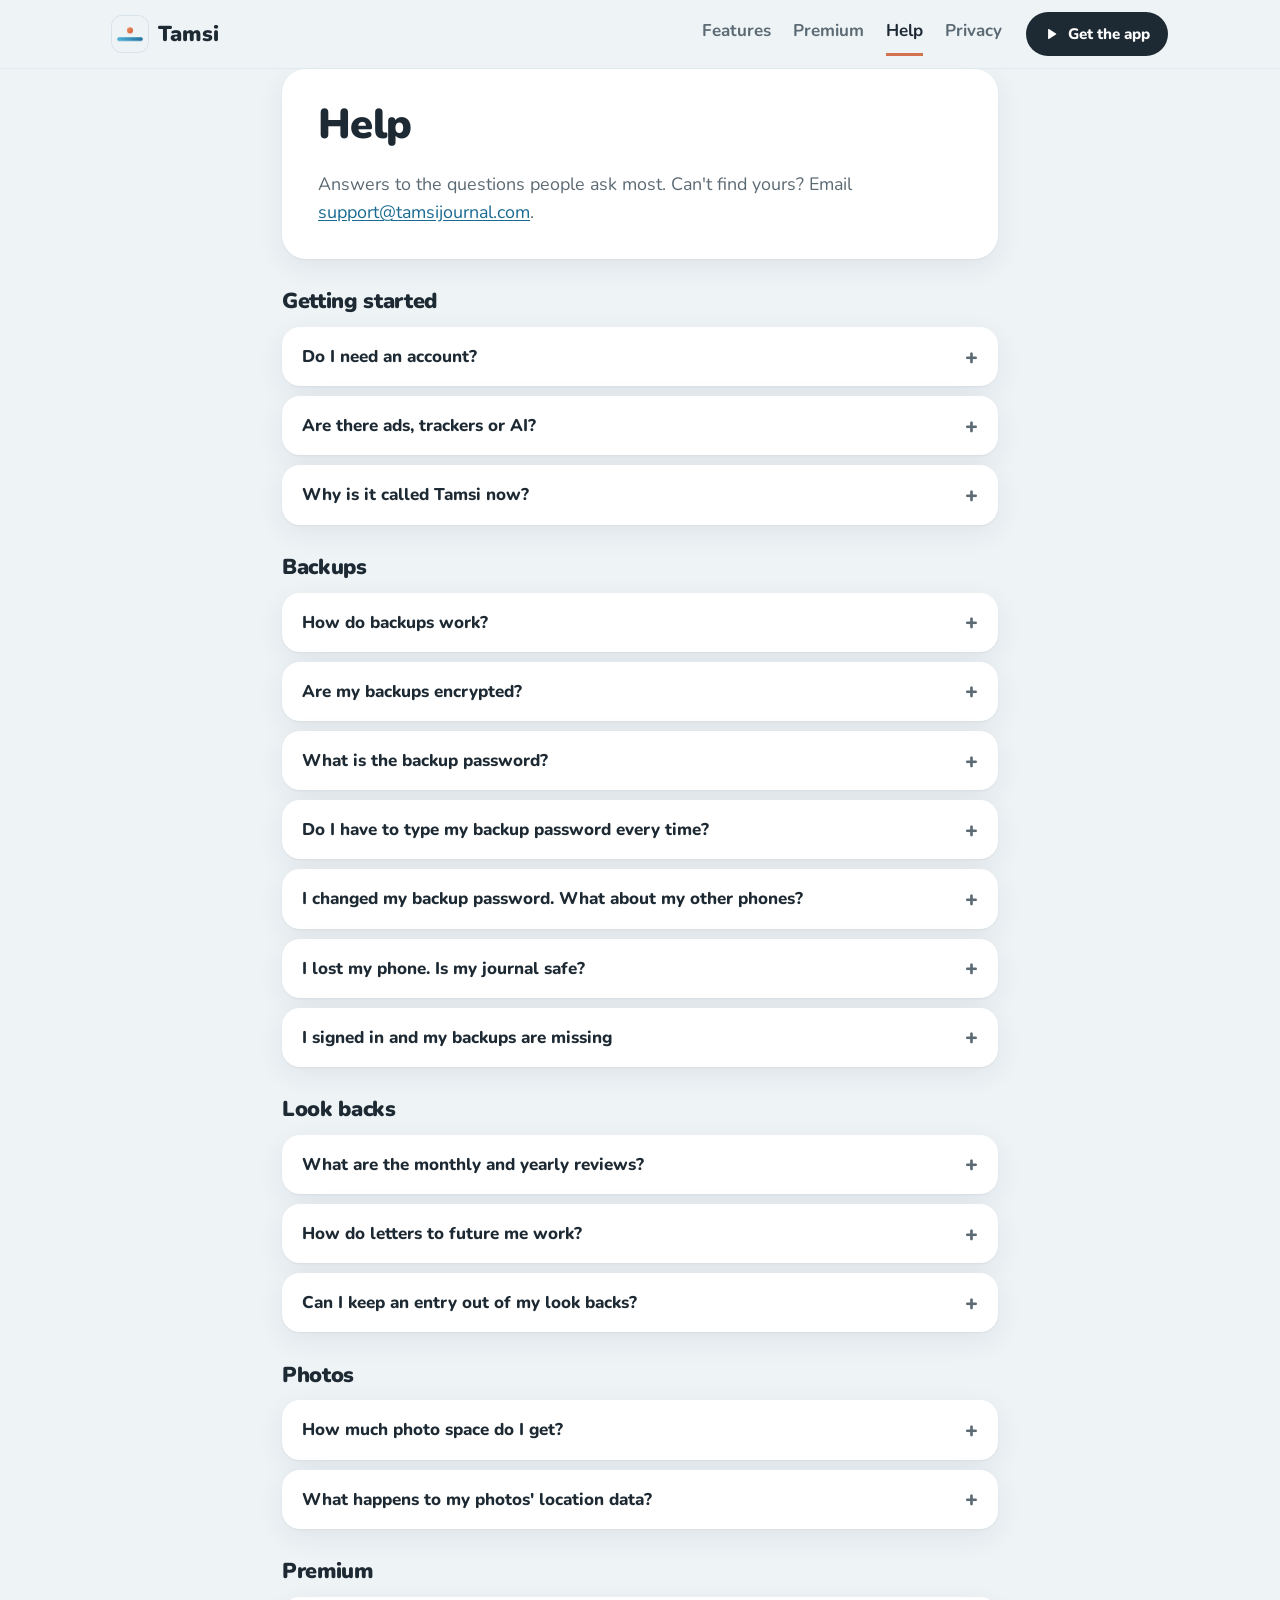
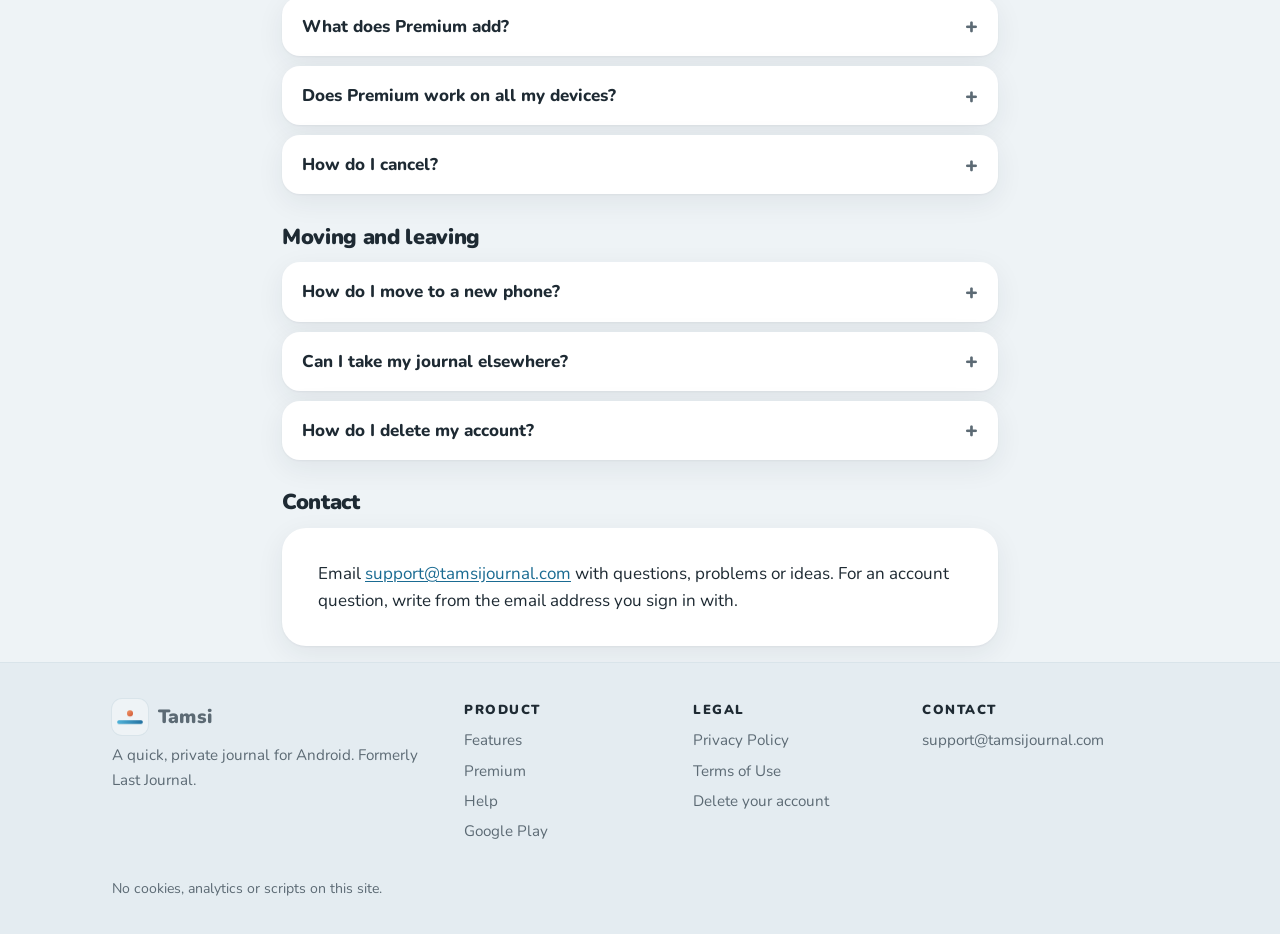
<file: faq.html>
<!doctype html>
<html lang="en">
<head>
<meta charset="utf-8">
<meta name="viewport" content="width=device-width, initial-scale=1">
<title>Help · Tamsi</title>
<meta name="description" content="Help and answers about Tamsi: backups, sign-in, the backup password, photos, Premium, moving phones and deleting your account.">
<meta name="color-scheme" content="light dark">
<meta name="theme-color" content="#EEF3F6" media="(prefers-color-scheme: light)">
<meta name="theme-color" content="#11181D" media="(prefers-color-scheme: dark)">
<meta name="referrer" content="no-referrer">
<link rel="canonical" href="https://tamsijournal.com/faq.html">
<meta property="og:title" content="Help · Tamsi">
<meta property="og:description" content="Help and answers about Tamsi: backups, sign-in, the backup password, photos, Premium, moving phones and deleting your account.">
<meta property="og:image" content="https://tamsijournal.com/assets/icon-512.png">
<meta property="og:type" content="website">
<link rel="icon" href="assets/icon.svg" type="image/svg+xml">
<link rel="icon" href="assets/favicon-32.png" sizes="32x32" type="image/png">
<link rel="apple-touch-icon" href="assets/apple-touch-icon.png">
<link rel="preload" href="assets/fonts/nunito-latin.woff" as="font" type="font/woff" crossorigin>
<link rel="stylesheet" href="style.css">
</head>
<body>
<a class="skip" href="#main">Skip to content</a>
<header class="site-header">
<div class="wrap header-row">
<a class="brand" href="/"><img src="assets/icon.svg" width="36" height="36" alt=""><span>Tamsi</span></a>
<nav class="site-nav" aria-label="Main"><ul><li><a href="/#features">Features</a></li><li><a href="/#premium">Premium</a></li><li><a href="faq.html" aria-current="page">Help</a></li><li><a href="privacy.html">Privacy</a></li></ul></nav>
<a class="button button-small header-cta" href="https://play.google.com/store/apps/details?id=com.odralliv.quickjournal"><svg viewBox="0 0 24 24" aria-hidden="true" focusable="false"><path fill="currentColor" d="M7 4.5v15a1 1 0 0 0 1.5.86l12-7.5a1 1 0 0 0 0-1.72l-12-7.5A1 1 0 0 0 7 4.5Z"/></svg><span>Get the app</span></a>
</div>
</header>
<main id="main">
<div class="wrap wrap-text">
<section class="card">
<h1>Help</h1>
<p class="lede">Answers to the questions people ask most. Can't find yours? Email
<a href="mailto:support@tamsijournal.com">support@tamsijournal.com</a>.</p>
</section>
<div class="faq">
<h2>Getting started</h2>
<details id="account">
<summary>Do I need an account?</summary>
<div class="answer">
<p>No. Tamsi works fully without an account, and your journal stays on your phone. Signing in is only
for cloud backups, and you can do it any time from the <strong>You</strong> tab.</p>
</div>
</details>
<details id="ai">
<summary>Are there ads, trackers or AI?</summary>
<div class="answer">
<p>No ads, no analytics or tracking tools, and no AI reading your entries. The details are in the
<a href="privacy.html">Privacy Policy</a>.</p>
</div>
</details>
<details id="rename">
<summary>Why is it called Tamsi now?</summary>
<div class="answer">
<p>Tamsi is the new name for Last Journal, from version 2.7.1. <em>Tamsi</em> means sunbird, a small,
bright bird found across the Philippines. Nothing about your journal changes: same app, same entries, same backups, same
subscription. You don't need to do anything.</p>
</div>
</details>
<h2>Backups</h2>
<details id="backups">
<summary>How do backups work?</summary>
<div class="answer">
<p>Sign in, then open <strong>You → All settings → Data Backup Management</strong> and make a backup.
Your journal and photos are encrypted on your phone before they're uploaded.</p>
<ul>
<li><strong>Free:</strong> manual backups; the newest 5 are kept.</li>
<li><strong>Premium:</strong> manual backups plus a daily automatic backup; the newest 25 manual and 15
automatic are kept.</li>
</ul>
<p>When a new backup goes over its limit, the oldest one of that kind is removed.</p>
</div>
</details>
<details id="encryption">
<summary>Are my backups encrypted?</summary>
<div class="answer">
<p>Yes. Backups and photos are encrypted on your phone before they are uploaded, and stored only in
encrypted form. Your journal stays private to you.</p>
<p>By default the encryption key is protected by your account, so backups work with nothing extra to remember.
For even stronger protection, add a <a href="#backup-password">backup password</a>.</p>
</div>
</details>
<details id="backup-password">
<summary>What is the backup password?</summary>
<div class="answer">
<p>An optional password that protects your backups' encryption key instead of your account. It gives
even stronger encryption.</p>
<div class="warn"><p><strong>Keep it safe.</strong> We can't recover or reset it for you. If you forget it, the
only way forward is <strong>Reset Encryption</strong>, which permanently makes every backup protected by the old
password unreadable. The entries on your phone aren't affected and can be backed up again.</p></div>
</div>
</details>
<details id="password-once">
<summary>Do I have to type my backup password every time?</summary>
<div class="answer">
<p>No. Each phone asks for it once and then remembers it, so automatic backups keep running. You'll still be
asked to confirm it before restoring a backup, deleting backups, or freeing up photo space.</p>
</div>
</details>
<details id="password-changed">
<summary>I changed my backup password. What about my other phones?</summary>
<div class="answer">
<p>They'll ask for the new password the next time they back up or restore. Type it once on each phone, and
that's it.</p>
</div>
</details>
<details id="lost-phone">
<summary>I lost my phone. Is my journal safe?</summary>
<div class="answer">
<ul>
<li><strong>On the phone:</strong> your journal is saved on the phone itself. Turn on <strong>Lock journal</strong>
(Settings → Security) so no one can open Tamsi without your fingerprint, face or screen lock.</li>
<li><strong>In the cloud:</strong> changing your backup password doesn't lock out a phone that's already set up. To cut
a lost phone off completely, use <strong>Reset Encryption</strong> on another phone.</li>
</ul>
<div class="warn"><p><strong>After a reset, none of your earlier backups can be opened, by you or by us.</strong>
Before you reset, make sure the phone you're using has your whole journal. If some of it is only in a backup,
<strong>restore that backup first</strong>, then reset, then make a new backup.</p></div>
</div>
</details>
<details id="sign-in-method">
<summary>I signed in and my backups are missing</summary>
<div class="answer">
<p>Check that you signed in the same way as before. Signing in with Google and signing in with an
email and password can create two separate accounts with separate backups, even for the same email address.</p>
<p>If backups still don't show, check your connection: a failed load doesn't mean they're gone. Then
<a href="mailto:support@tamsijournal.com">email us</a>.</p>
</div>
</details>
<h2>Look backs</h2>
<details id="look-back">
<summary>What are the monthly and yearly reviews?</summary>
<div class="answer">
<p>At the end of each month and year, Tamsi gathers it up for you: your entries, the days you wrote, your
words, your mood mix and the moments you bookmarked. <strong>Year in moods</strong> shows one square for every day,
coloured by the mood you gave it. Find them in the <strong>Insights</strong> tab.</p>
<p>Free includes last month's review and this year's moods. Premium opens every month and year.</p>
</div>
</details>
<details id="letters">
<summary>How do letters to future me work?</summary>
<div class="answer">
<p>Tap <strong>Write ▾</strong> and choose <strong>Letter to future me</strong>. Write it, pick the day it
opens (a year from now unless you change it, and at the earliest tomorrow), then <strong>Seal</strong> it. Tick
<strong>Notify me that day</strong> if you'd like a note when it's ready.</p>
<p>Until then its words don't show anywhere. It waits sealed in <strong>You › Letters to future me</strong> and on
its day in your journal. You can still open it early, but once it's open it can't be sealed again. Letters are
backed up with the rest of your journal.</p>
</div>
</details>
<details id="hide-look-back">
<summary>Can I keep an entry out of my look backs?</summary>
<div class="answer">
<p>Yes. Choose <strong>Hide from look backs</strong> from an entry's ⋮ menu, or from <strong>Save ▾</strong>
while editing. The entry stays in your journal, search and backups; it just won't come back in On this day or
your reviews. Any mood you gave it still counts in Year in moods and your mood mix.</p>
</div>
</details>
<h2>Photos</h2>
<details id="photos">
<summary>How much photo space do I get?</summary>
<div class="answer">
<p>Photo backup space is <strong>30 MB</strong> on Free and <strong>50 GB</strong> with Premium, room for decades of photos.
Journal text doesn't count against it, and photos on your phone aren't limited. Each entry can hold up to
20 photos.</p>
<p>When the space is full, new photos stay on your phone but aren't backed up until you free up space or
upgrade. The app shows which photos aren't backed up.</p>
</div>
</details>
<details id="photo-privacy">
<summary>What happens to my photos' location data?</summary>
<div class="answer">
<p>Photos you add are resized and re-saved on your phone, which removes location and camera details
(such as GPS coordinates) from the copy Tamsi keeps. The original in your gallery isn't changed or
uploaded.</p>
</div>
</details>
<h2>Premium</h2>
<details id="premium">
<summary>What does Premium add?</summary>
<div class="answer">
<p>Daily automatic backups, 50 GB of photo backup space, more backups kept, PDF export, Insights
for any date range, and reviews and Year in moods for every month and year. Everything else is free.</p>
<p>Premium is billed monthly or yearly through Google Play, which also handles renewal, cancellation and
refunds. New subscribers may get a free trial; the app shows when billing starts and reminds you before it
does. Prices are shown in the app.</p>
</div>
</details>
<details id="premium-devices">
<summary>Does Premium work on all my devices?</summary>
<div class="answer">
<p>Yes. From version 2.8.1, Premium belongs to your <strong>Tamsi account</strong>, so it works on every phone
where you're signed in to it, along with your backups and photo space. You need to be signed in to subscribe.</p>
<p>Subscribed before 2.8.1? Sign in, then tap <strong>Settings → Subscription → Restore purchases</strong> to attach
Premium to your account.</p>
</div>
</details>
<details id="cancel">
<summary>How do I cancel?</summary>
<div class="answer">
<p>In the Google Play Store app: <strong>Profile → Payments &amp; subscriptions → Subscriptions →
Tamsi → Cancel</strong>. Nothing is deleted when a subscription ends: backups and photos already in the cloud
stay there and can still be restored. See the <a href="terms.html">Terms of Use</a> for the details.</p>
</div>
</details>
<h2>Moving and leaving</h2>
<details id="new-phone">
<summary>How do I move to a new phone?</summary>
<div class="answer">
<ol>
<li>On your old phone, make a fresh backup in <strong>You → All settings → Data Backup Management</strong>.</li>
<li>On your new phone, install Tamsi and sign in <strong>the same way</strong> you did before (Google, or email
and password).</li>
<li>Choose <strong>Restore</strong> when asked, or later from Data Backup Management.</li>
<li>If you set a backup password, you'll need it to restore.</li>
</ol>
<p>Without an account, you can also export a <strong>portable ZIP</strong> (You → All settings → Export Entries) and import
it on the new phone. That file isn't encrypted, so keep it somewhere safe.</p>
</div>
</details>
<details id="export">
<summary>Can I take my journal elsewhere?</summary>
<div class="answer">
<p>Yes. Export as RTF, as a portable ZIP (readable Markdown, JSON data and your photos), or as PDF
with Premium. You can also import from Day One, Obsidian or Markdown files.</p>
</div>
</details>
<details id="delete">
<summary>How do I delete my account?</summary>
<div class="answer">
<p>In the app: <strong>You → All settings → Account Management</strong>. It permanently deletes your backups,
photos and encryption keys in the cloud, and then the account. The journal on your phone isn't touched.</p>
<p>No longer have the app? See <a href="delete-account.html">Delete your account</a> for how to ask us by
email.</p>
</div>
</details>
<h2>Contact</h2>
<section class="card" id="contact">
<p>Email <a href="mailto:support@tamsijournal.com">support@tamsijournal.com</a> with questions, problems or
ideas. For an account question, write from the email address you sign in with.</p>
</section>
</div>
</div>
</main>
<footer class="site-footer">
<div class="wrap footer-grid">
<div class="footer-brand">
<a class="brand" href="/"><img src="assets/icon.svg" width="36" height="36" alt=""><span>Tamsi</span></a>
<p>A quick, private journal for Android. Formerly Last Journal.</p>
</div>
<nav aria-label="Product"><h2>Product</h2><ul>
<li><a href="/#features">Features</a></li>
<li><a href="/#premium">Premium</a></li>
<li><a href="faq.html">Help</a></li>
<li><a href="https://play.google.com/store/apps/details?id=com.odralliv.quickjournal">Google Play</a></li>
</ul></nav>
<nav aria-label="Legal"><h2>Legal</h2><ul>
<li><a href="privacy.html">Privacy Policy</a></li>
<li><a href="terms.html">Terms of Use</a></li>
<li><a href="delete-account.html">Delete your account</a></li>
</ul></nav>
<div><h2>Contact</h2><p><a href="mailto:support@tamsijournal.com">support@tamsijournal.com</a></p></div>
</div>
<div class="wrap footer-base"><p>No cookies, analytics or scripts on this site.</p></div>
</footer>
</body>
</html>
</file>
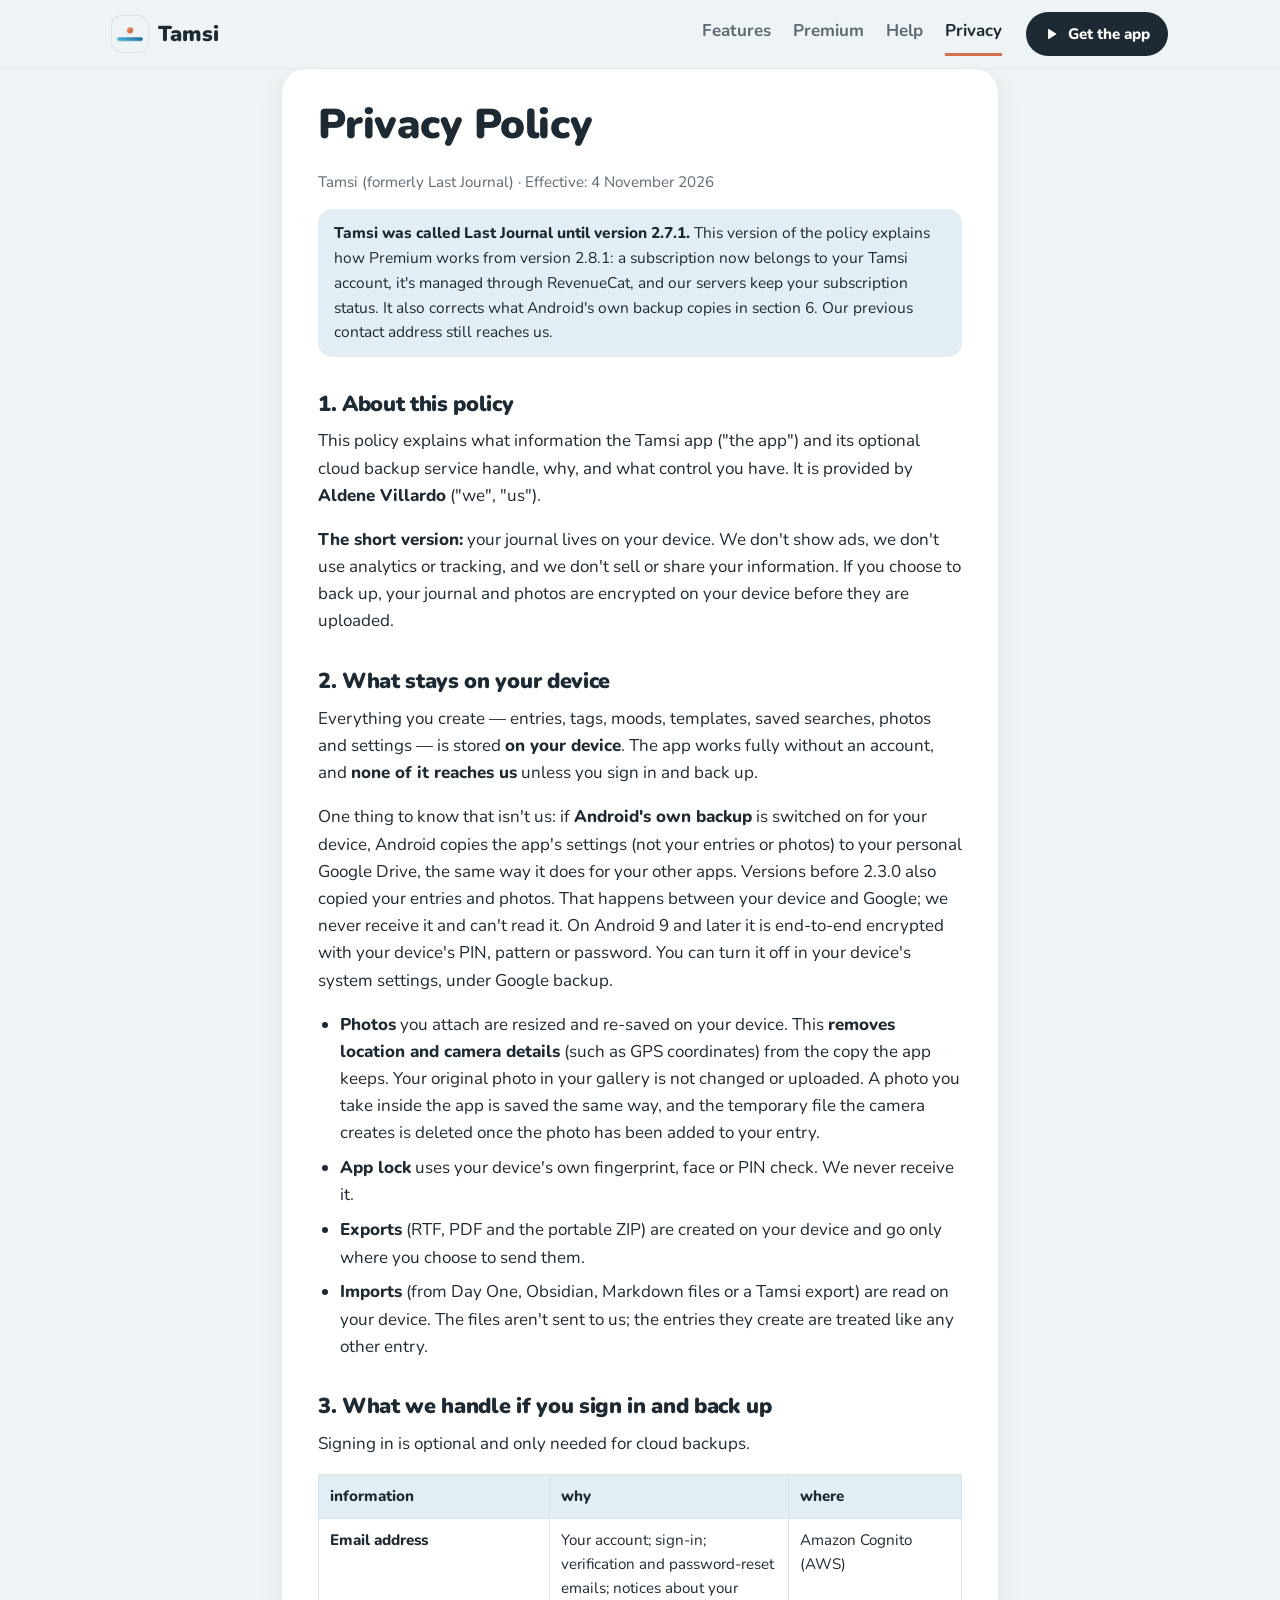
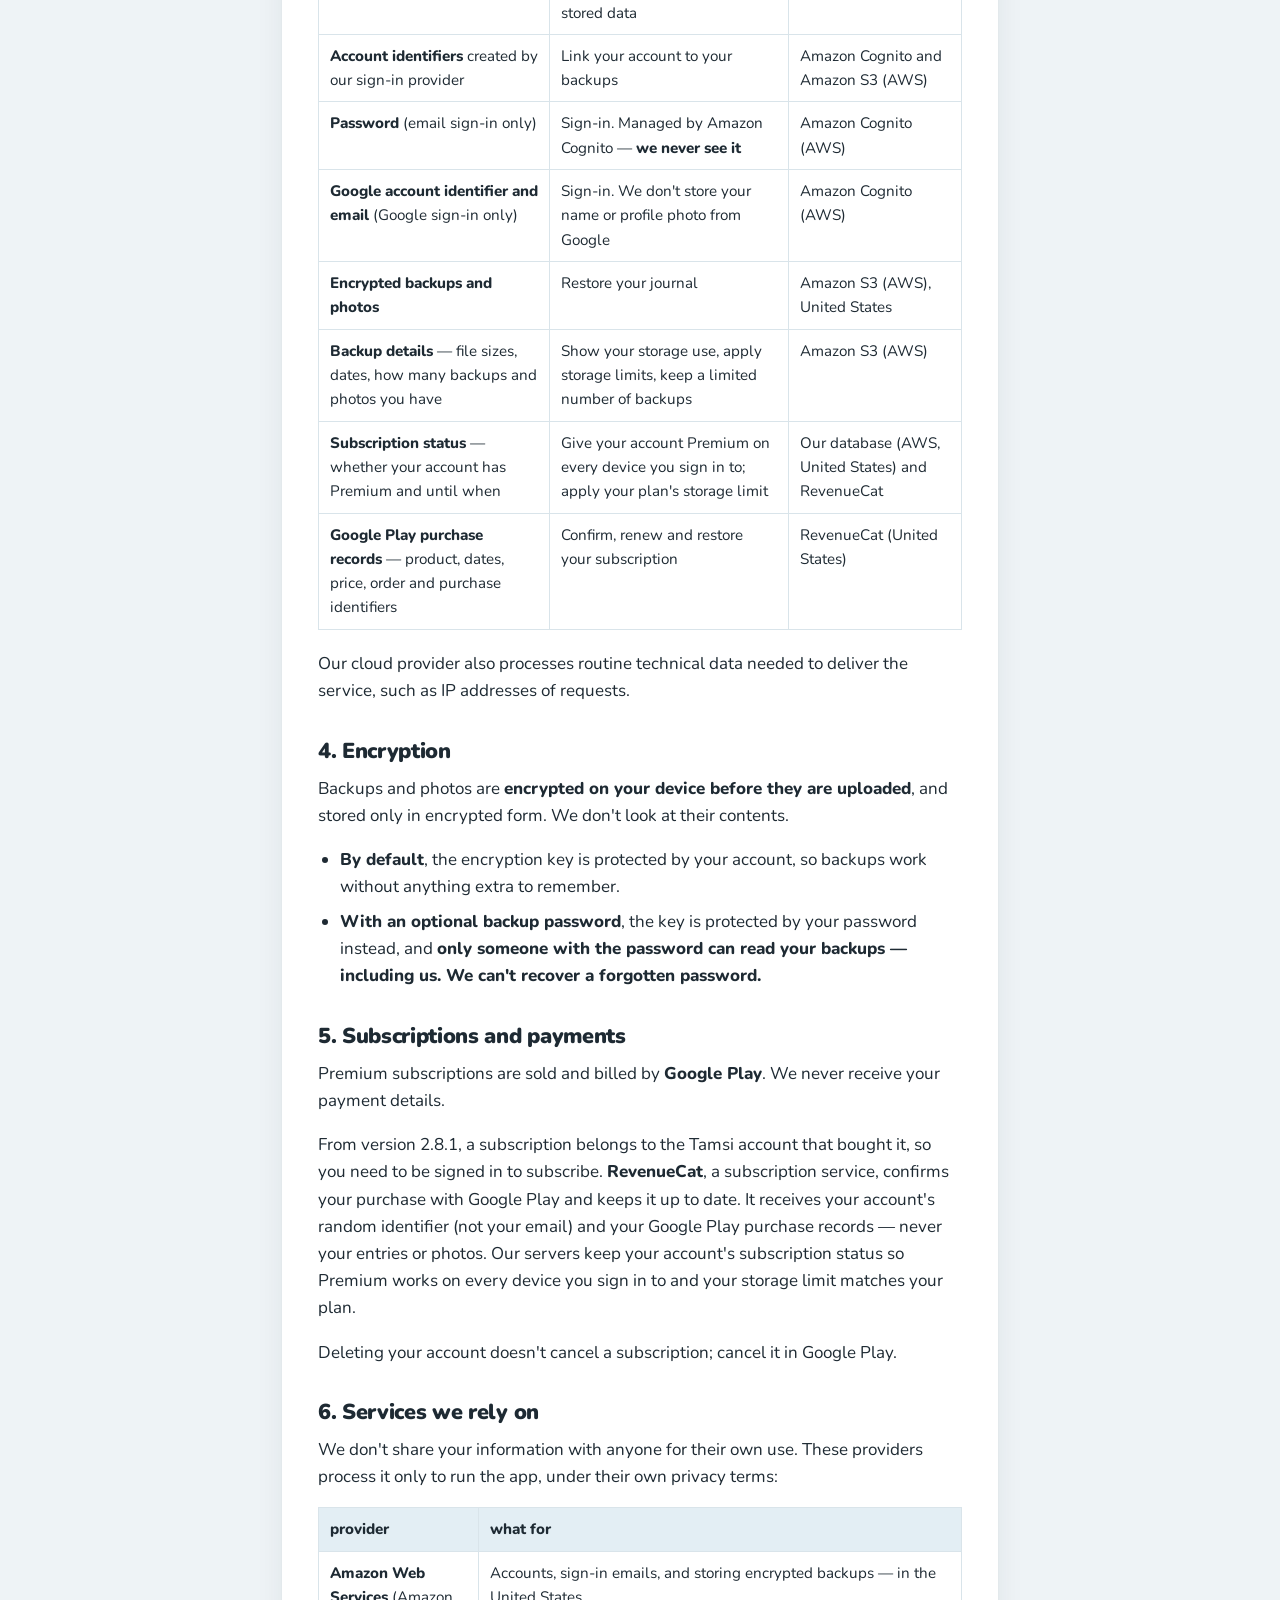
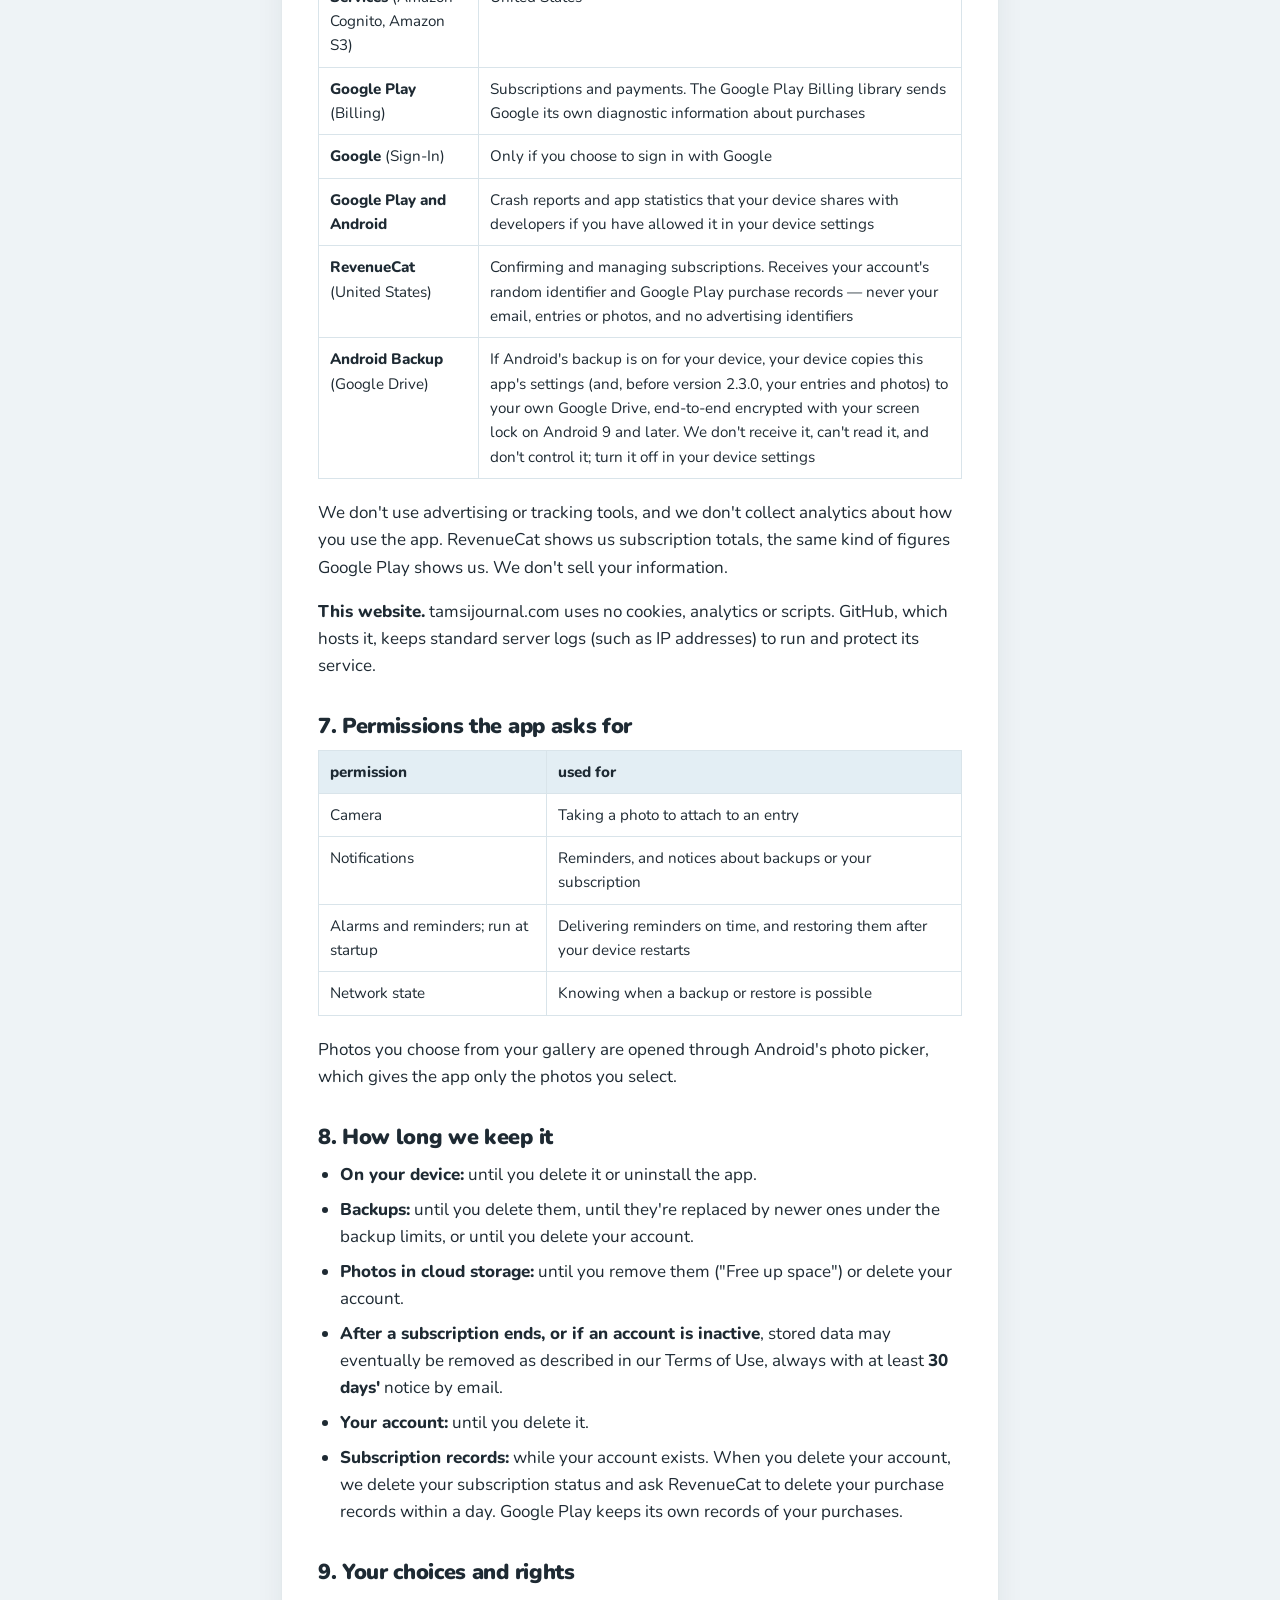
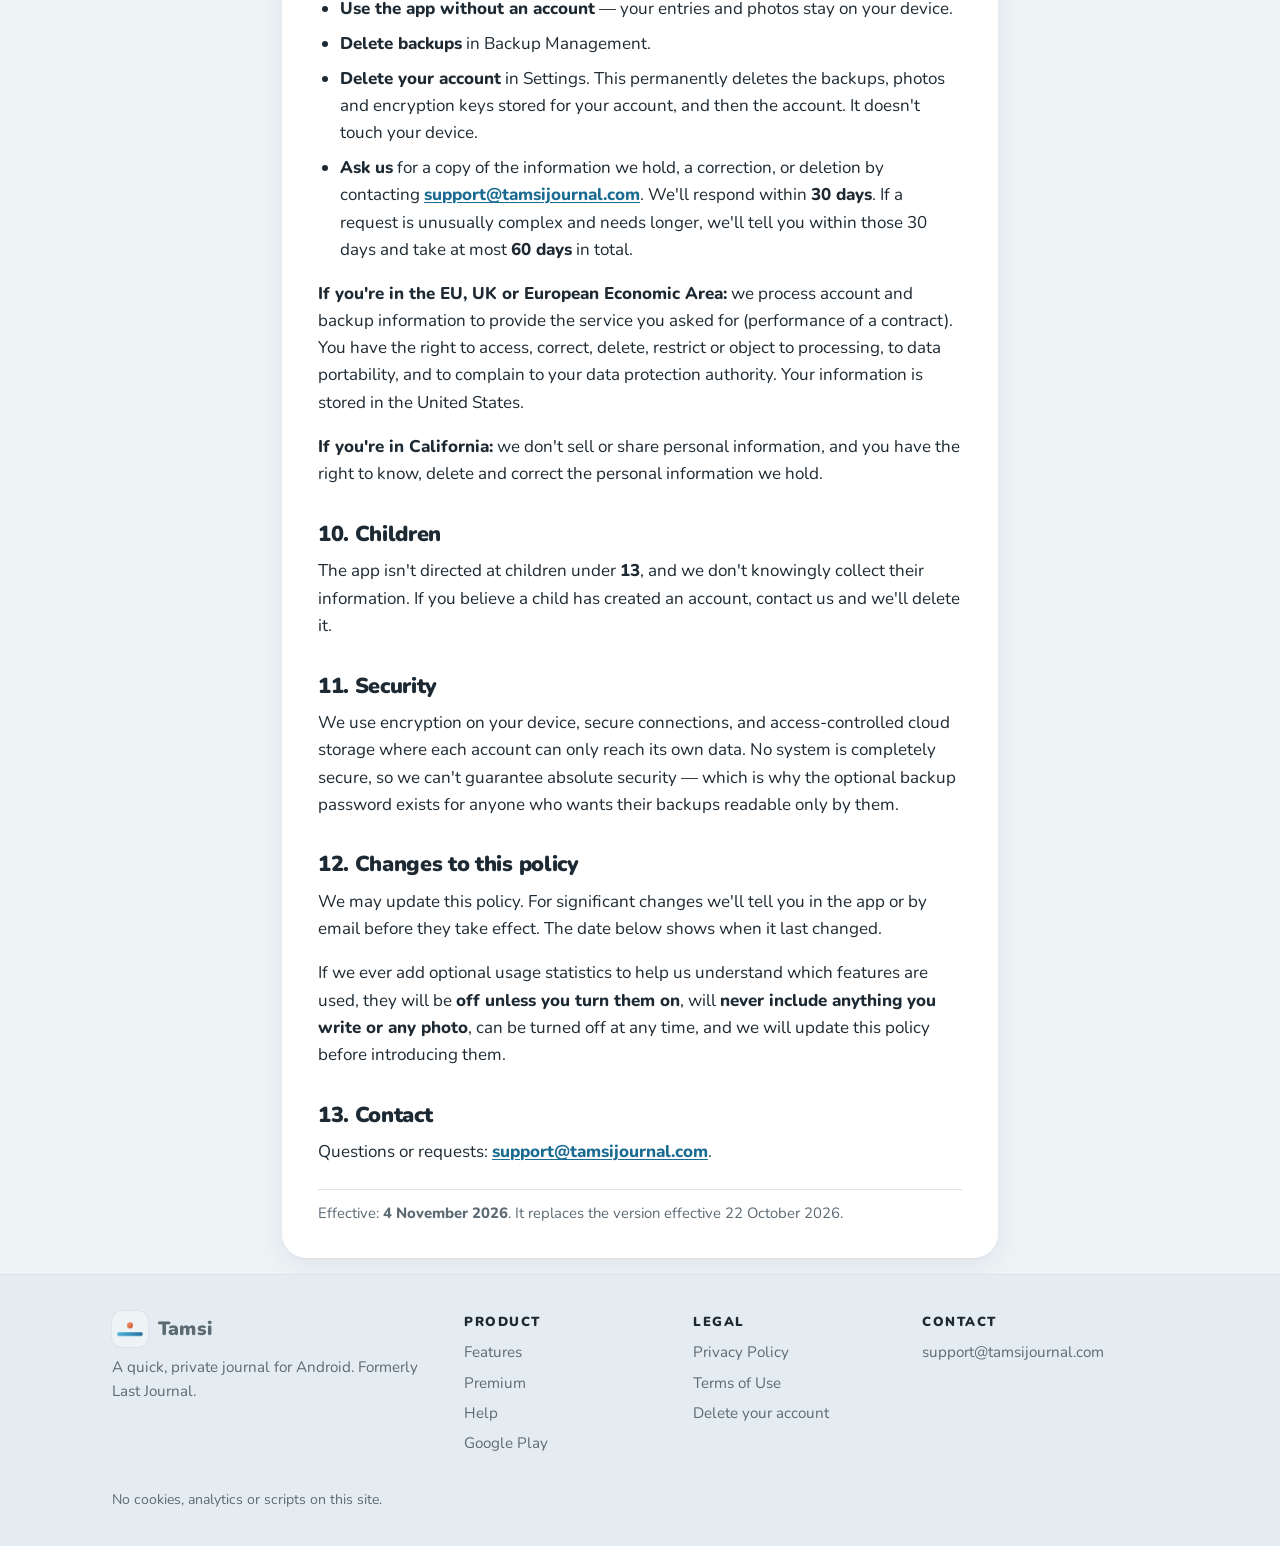
<file: privacy.html>
<!doctype html>
<html lang="en">
<head>
<meta charset="utf-8">
<meta name="viewport" content="width=device-width, initial-scale=1">
<title>Privacy Policy · Tamsi</title>
<meta name="description" content="How the Tamsi app (formerly Last Journal) handles your information.">
<meta name="color-scheme" content="light dark">
<meta name="theme-color" content="#EEF3F6" media="(prefers-color-scheme: light)">
<meta name="theme-color" content="#11181D" media="(prefers-color-scheme: dark)">
<meta name="referrer" content="no-referrer">
<link rel="canonical" href="https://tamsijournal.com/privacy.html">
<meta property="og:title" content="Privacy Policy · Tamsi">
<meta property="og:description" content="How the Tamsi app (formerly Last Journal) handles your information.">
<meta property="og:image" content="https://tamsijournal.com/assets/icon-512.png">
<meta property="og:type" content="website">
<link rel="icon" href="assets/icon.svg" type="image/svg+xml">
<link rel="icon" href="assets/favicon-32.png" sizes="32x32" type="image/png">
<link rel="apple-touch-icon" href="assets/apple-touch-icon.png">
<link rel="preload" href="assets/fonts/nunito-latin.woff" as="font" type="font/woff" crossorigin>
<link rel="stylesheet" href="style.css">
</head>
<body>
<a class="skip" href="#main">Skip to content</a>
<header class="site-header">
<div class="wrap header-row">
<a class="brand" href="/"><img src="assets/icon.svg" width="36" height="36" alt=""><span>Tamsi</span></a>
<nav class="site-nav" aria-label="Main"><ul><li><a href="/#features">Features</a></li><li><a href="/#premium">Premium</a></li><li><a href="faq.html">Help</a></li><li><a href="privacy.html" aria-current="page">Privacy</a></li></ul></nav>
<a class="button button-small header-cta" href="https://play.google.com/store/apps/details?id=com.odralliv.quickjournal"><svg viewBox="0 0 24 24" aria-hidden="true" focusable="false"><path fill="currentColor" d="M7 4.5v15a1 1 0 0 0 1.5.86l12-7.5a1 1 0 0 0 0-1.72l-12-7.5A1 1 0 0 0 7 4.5Z"/></svg><span>Get the app</span></a>
</div>
</header>
<main id="main">
<div class="wrap wrap-text">
<article class="card">
<h1>Privacy Policy</h1>
<p class="doc-meta">Tamsi (formerly Last Journal) · Effective: 4 November 2026</p>
<div class="note">
<p><strong>Tamsi was called Last Journal until version 2.7.1.</strong> This version of the policy explains how Premium works from version 2.8.1: a subscription now belongs to your Tamsi account, it&#x27;s managed through RevenueCat, and our servers keep your subscription status. It also corrects what Android&#x27;s own backup copies in section 6.
Our previous contact address still reaches us.</p>
</div>
<h2>1. About this policy</h2>
<p>This policy explains what information the Tamsi app (&quot;the app&quot;) and its optional cloud backup service handle, why, and what control you have. It is provided by <strong>Aldene Villardo</strong> (&quot;we&quot;, &quot;us&quot;).</p>
<p><strong>The short version:</strong> your journal lives on your device. We don&#x27;t show ads, we don&#x27;t use analytics or tracking, and we don&#x27;t sell or share your information. If you choose to back up, your journal and photos are encrypted on your device before they are uploaded.</p>
<h2>2. What stays on your device</h2>
<p>Everything you create — entries, tags, moods, templates, saved searches, photos and settings — is stored <strong>on your device</strong>. The app works fully without an account, and <strong>none of it reaches us</strong> unless you sign in and back up.</p>
<p>One thing to know that isn&#x27;t us: if <strong>Android&#x27;s own backup</strong> is switched on for your device, Android copies the app&#x27;s settings (not your entries or photos) to your personal Google Drive, the same way it does for your other apps. Versions before 2.3.0 also copied your entries and photos. That happens between your device and Google; we never receive it and can&#x27;t read it. On Android 9 and later it is end-to-end encrypted with your device&#x27;s PIN, pattern or password. You can turn it off in your device&#x27;s system settings, under Google backup.</p>
<ul><li><strong>Photos</strong> you attach are resized and re-saved on your device. This <strong>removes location and camera details</strong> (such as GPS coordinates) from the copy the app keeps. Your original photo in your gallery is not changed or uploaded. A photo you take inside the app is saved the same way, and the temporary file the camera creates is deleted once the photo has been added to your entry.</li><li><strong>App lock</strong> uses your device&#x27;s own fingerprint, face or PIN check. We never receive it.</li><li><strong>Exports</strong> (RTF, PDF and the portable ZIP) are created on your device and go only where you choose to send them.</li><li><strong>Imports</strong> (from Day One, Obsidian, Markdown files or a Tamsi export) are read on your device. The files aren't sent to us; the entries they create are treated like any other entry.</li></ul>
<h2>3. What we handle if you sign in and back up</h2>
<p>Signing in is optional and only needed for cloud backups.</p>
<div class='tablewrap'><table><thead><tr><th>information</th><th>why</th><th>where</th></tr></thead><tbody><tr><td><strong>Email address</strong></td><td>Your account; sign-in; verification and password-reset emails; notices about your stored data</td><td>Amazon Cognito (AWS)</td></tr><tr><td><strong>Account identifiers</strong> created by our sign-in provider</td><td>Link your account to your backups</td><td>Amazon Cognito and Amazon S3 (AWS)</td></tr><tr><td><strong>Password</strong> (email sign-in only)</td><td>Sign-in. Managed by Amazon Cognito — <strong>we never see it</strong></td><td>Amazon Cognito (AWS)</td></tr><tr><td><strong>Google account identifier and email</strong> (Google sign-in only)</td><td>Sign-in. We don&#x27;t store your name or profile photo from Google</td><td>Amazon Cognito (AWS)</td></tr><tr><td><strong>Encrypted backups and photos</strong></td><td>Restore your journal</td><td>Amazon S3 (AWS), United States</td></tr><tr><td><strong>Backup details</strong> — file sizes, dates, how many backups and photos you have</td><td>Show your storage use, apply storage limits, keep a limited number of backups</td><td>Amazon S3 (AWS)</td></tr><tr><td><strong>Subscription status</strong> — whether your account has Premium and until when</td><td>Give your account Premium on every device you sign in to; apply your plan&#x27;s storage limit</td><td>Our database (AWS, United States) and RevenueCat</td></tr><tr><td><strong>Google Play purchase records</strong> — product, dates, price, order and purchase identifiers</td><td>Confirm, renew and restore your subscription</td><td>RevenueCat (United States)</td></tr></tbody></table></div>
<p>Our cloud provider also processes routine technical data needed to deliver the service, such as IP addresses of requests.</p>
<h2>4. Encryption</h2>
<p>Backups and photos are <strong>encrypted on your device before they are uploaded</strong>, and stored only in encrypted form. We don&#x27;t look at their contents.</p>
<ul><li><strong>By default</strong>, the encryption key is protected by your account, so backups work without anything extra to remember.</li><li><strong>With an optional backup password</strong>, the key is protected by your password instead, and <strong>only someone with the password can read your backups — including us. We can&#x27;t recover a forgotten password.</strong></li></ul>
<h2>5. Subscriptions and payments</h2>
<p>Premium subscriptions are sold and billed by <strong>Google Play</strong>. We never receive your payment details.</p>
<p>From version 2.8.1, a subscription belongs to the Tamsi account that bought it, so you need to be signed in to subscribe. <strong>RevenueCat</strong>, a subscription service, confirms your purchase with Google Play and keeps it up to date. It receives your account&#x27;s random identifier (not your email) and your Google Play purchase records — never your entries or photos. Our servers keep your account&#x27;s subscription status so Premium works on every device you sign in to and your storage limit matches your plan.</p>
<p>Deleting your account doesn&#x27;t cancel a subscription; cancel it in Google Play.</p>
<h2>6. Services we rely on</h2>
<p>We don&#x27;t share your information with anyone for their own use. These providers process it only to run the app, under their own privacy terms:</p>
<div class='tablewrap'><table><thead><tr><th>provider</th><th>what for</th></tr></thead><tbody><tr><td><strong>Amazon Web Services</strong> (Amazon Cognito, Amazon S3)</td><td>Accounts, sign-in emails, and storing encrypted backups — in the United States</td></tr><tr><td><strong>Google Play</strong> (Billing)</td><td>Subscriptions and payments. The Google Play Billing library sends Google its own diagnostic information about purchases</td></tr><tr><td><strong>Google</strong> (Sign-In)</td><td>Only if you choose to sign in with Google</td></tr><tr><td><strong>Google Play and Android</strong></td><td>Crash reports and app statistics that your device shares with developers if you have allowed it in your device settings</td></tr><tr><td><strong>RevenueCat</strong> (United States)</td><td>Confirming and managing subscriptions. Receives your account&#x27;s random identifier and Google Play purchase records — never your email, entries or photos, and no advertising identifiers</td></tr><tr><td><strong>Android Backup</strong> (Google Drive)</td><td>If Android&#x27;s backup is on for your device, your device copies this app&#x27;s settings (and, before version 2.3.0, your entries and photos) to your own Google Drive, end-to-end encrypted with your screen lock on Android 9 and later. We don&#x27;t receive it, can&#x27;t read it, and don&#x27;t control it; turn it off in your device settings</td></tr></tbody></table></div>
<p>We don&#x27;t use advertising or tracking tools, and we don&#x27;t collect analytics about how you use the app. RevenueCat shows us subscription totals, the same kind of figures Google Play shows us. We don&#x27;t sell your information.</p>
<p><strong>This website.</strong> tamsijournal.com uses no cookies, analytics or scripts. GitHub, which hosts it, keeps standard server logs (such as IP addresses) to run and protect its service.</p>
<h2>7. Permissions the app asks for</h2>
<div class='tablewrap'><table><thead><tr><th>permission</th><th>used for</th></tr></thead><tbody><tr><td>Camera</td><td>Taking a photo to attach to an entry</td></tr><tr><td>Notifications</td><td>Reminders, and notices about backups or your subscription</td></tr><tr><td>Alarms and reminders; run at startup</td><td>Delivering reminders on time, and restoring them after your device restarts</td></tr><tr><td>Network state</td><td>Knowing when a backup or restore is possible</td></tr></tbody></table></div>
<p>Photos you choose from your gallery are opened through Android&#x27;s photo picker, which gives the app only the photos you select.</p>
<h2>8. How long we keep it</h2>
<ul><li><strong>On your device:</strong> until you delete it or uninstall the app.</li><li><strong>Backups:</strong> until you delete them, until they&#x27;re replaced by newer ones under the backup limits, or until you delete your account.</li><li><strong>Photos in cloud storage:</strong> until you remove them (&quot;Free up space&quot;) or delete your account.</li><li><strong>After a subscription ends, or if an account is inactive</strong>, stored data may eventually be removed as described in our Terms of Use, always with at least <strong>30 days&#x27;</strong> notice by email.</li><li><strong>Your account:</strong> until you delete it.</li><li><strong>Subscription records:</strong> while your account exists. When you delete your account, we delete your subscription status and ask RevenueCat to delete your purchase records within a day. Google Play keeps its own records of your purchases.</li></ul>
<h2>9. Your choices and rights</h2>
<ul><li><strong>Use the app without an account</strong> — your entries and photos stay on your device.</li><li><strong>Delete backups</strong> in Backup Management.</li><li><strong>Delete your account</strong> in Settings. This permanently deletes the backups, photos and encryption keys stored for your account, and then the account. It doesn&#x27;t touch your device.</li><li><strong>Ask us</strong> for a copy of the information we hold, a correction, or deletion by contacting <strong><a href="mailto:support@tamsijournal.com">support@tamsijournal.com</a></strong>. We&#x27;ll respond within <strong>30 days</strong>. If a request is unusually complex and needs longer, we&#x27;ll tell you within those 30 days and take at most <strong>60 days</strong> in total.</li></ul>
<p><strong>If you&#x27;re in the EU, UK or European Economic Area:</strong> we process account and backup information to provide the service you asked for (performance of a contract). You have the right to access, correct, delete, restrict or object to processing, to data portability, and to complain to your data protection authority. Your information is stored in the United States.</p>
<p><strong>If you&#x27;re in California:</strong> we don&#x27;t sell or share personal information, and you have the right to know, delete and correct the personal information we hold.</p>
<h2>10. Children</h2>
<p>The app isn&#x27;t directed at children under <strong>13</strong>, and we don&#x27;t knowingly collect their information. If you believe a child has created an account, contact us and we&#x27;ll delete it.</p>
<h2>11. Security</h2>
<p>We use encryption on your device, secure connections, and access-controlled cloud storage where each account can only reach its own data. No system is completely secure, so we can&#x27;t guarantee absolute security — which is why the optional backup password exists for anyone who wants their backups readable only by them.</p>
<h2>12. Changes to this policy</h2>
<p>We may update this policy. For significant changes we&#x27;ll tell you in the app or by email before they take effect. The date below shows when it last changed.</p>
<p>If we ever add optional usage statistics to help us understand which features are used, they will be <strong>off unless you turn them on</strong>, will <strong>never include anything you write or any photo</strong>, can be turned off at any time, and we will update this policy before introducing them.</p>
<h2>13. Contact</h2>
<p>Questions or requests: <strong><a href="mailto:support@tamsijournal.com">support@tamsijournal.com</a></strong>.</p>
<p class="effective">Effective: <strong>4 November 2026</strong>. It replaces the version effective 22 October 2026.</p>
</article>
</div>
</main>
<footer class="site-footer">
<div class="wrap footer-grid">
<div class="footer-brand">
<a class="brand" href="/"><img src="assets/icon.svg" width="36" height="36" alt=""><span>Tamsi</span></a>
<p>A quick, private journal for Android. Formerly Last Journal.</p>
</div>
<nav aria-label="Product"><h2>Product</h2><ul>
<li><a href="/#features">Features</a></li>
<li><a href="/#premium">Premium</a></li>
<li><a href="faq.html">Help</a></li>
<li><a href="https://play.google.com/store/apps/details?id=com.odralliv.quickjournal">Google Play</a></li>
</ul></nav>
<nav aria-label="Legal"><h2>Legal</h2><ul>
<li><a href="privacy.html">Privacy Policy</a></li>
<li><a href="terms.html">Terms of Use</a></li>
<li><a href="delete-account.html">Delete your account</a></li>
</ul></nav>
<div><h2>Contact</h2><p><a href="mailto:support@tamsijournal.com">support@tamsijournal.com</a></p></div>
</div>
<div class="wrap footer-base"><p>No cookies, analytics or scripts on this site.</p></div>
</footer>
</body>
</html>
</file>
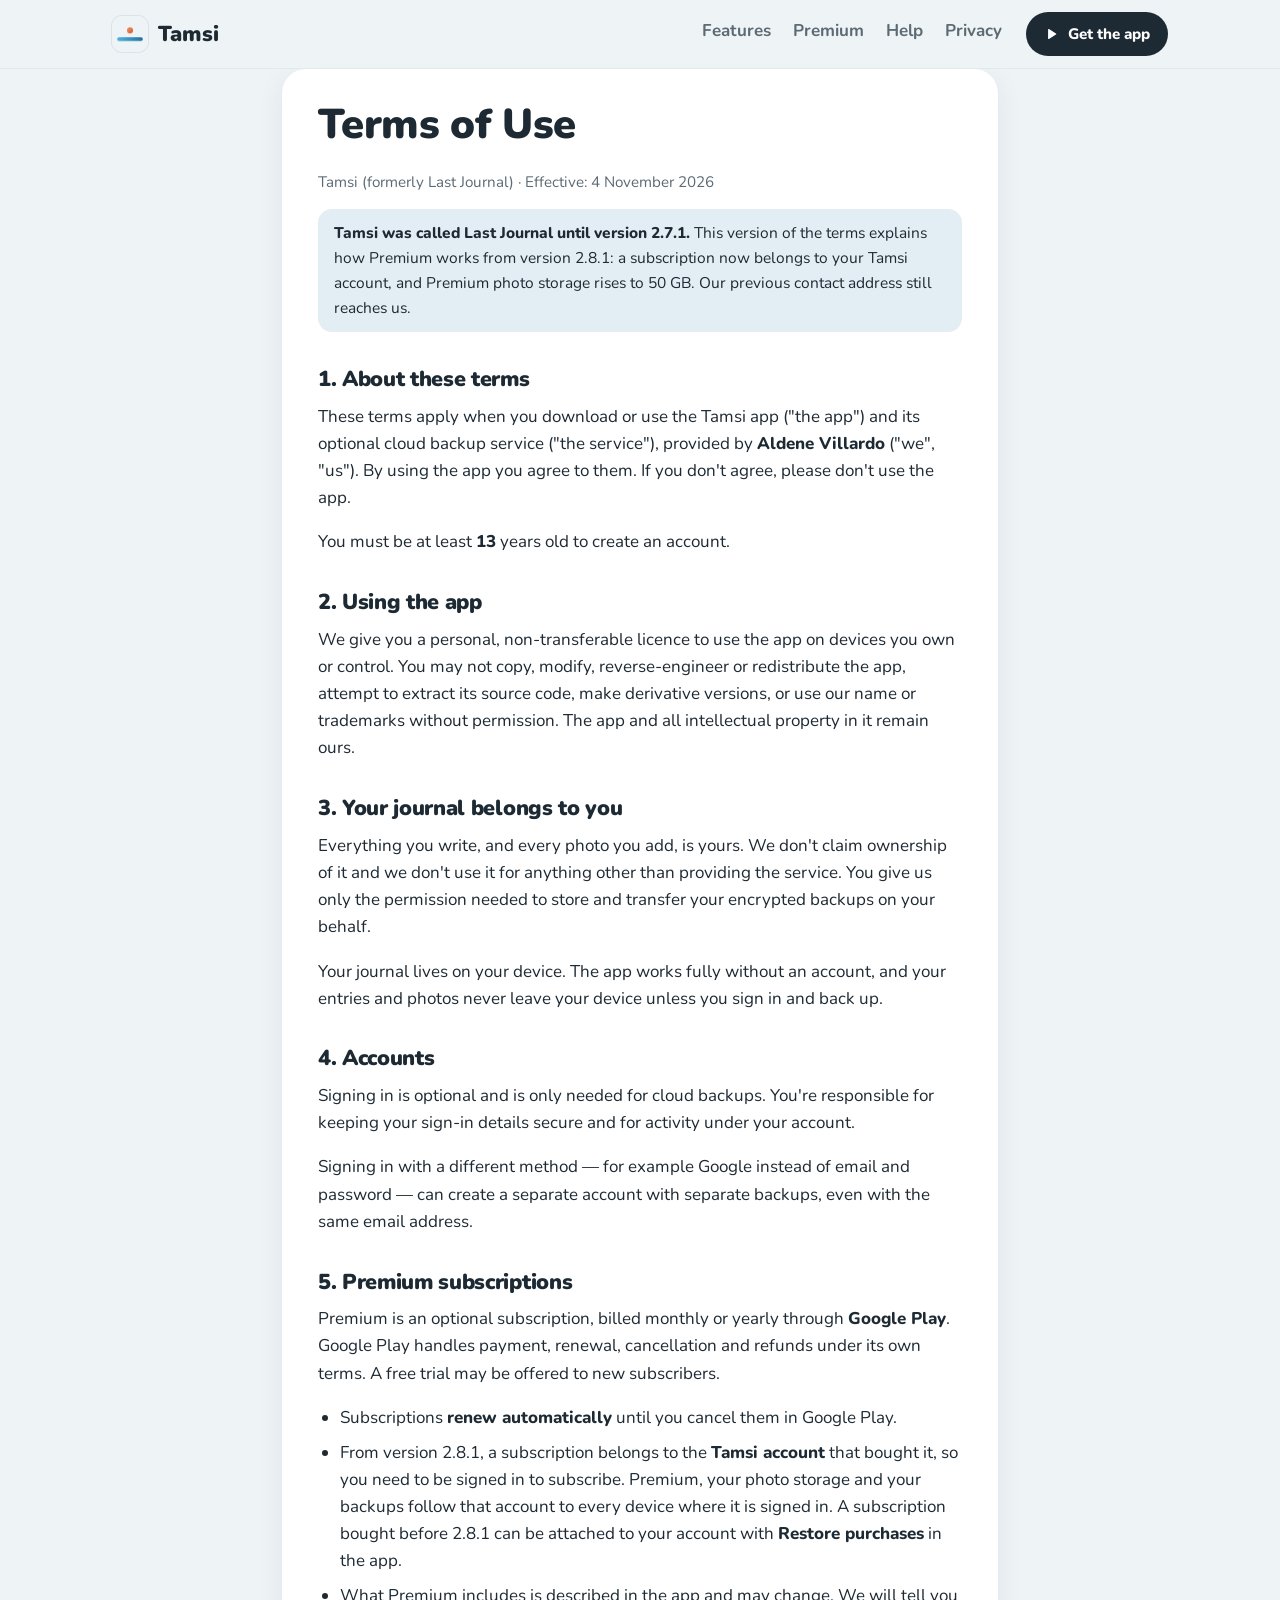
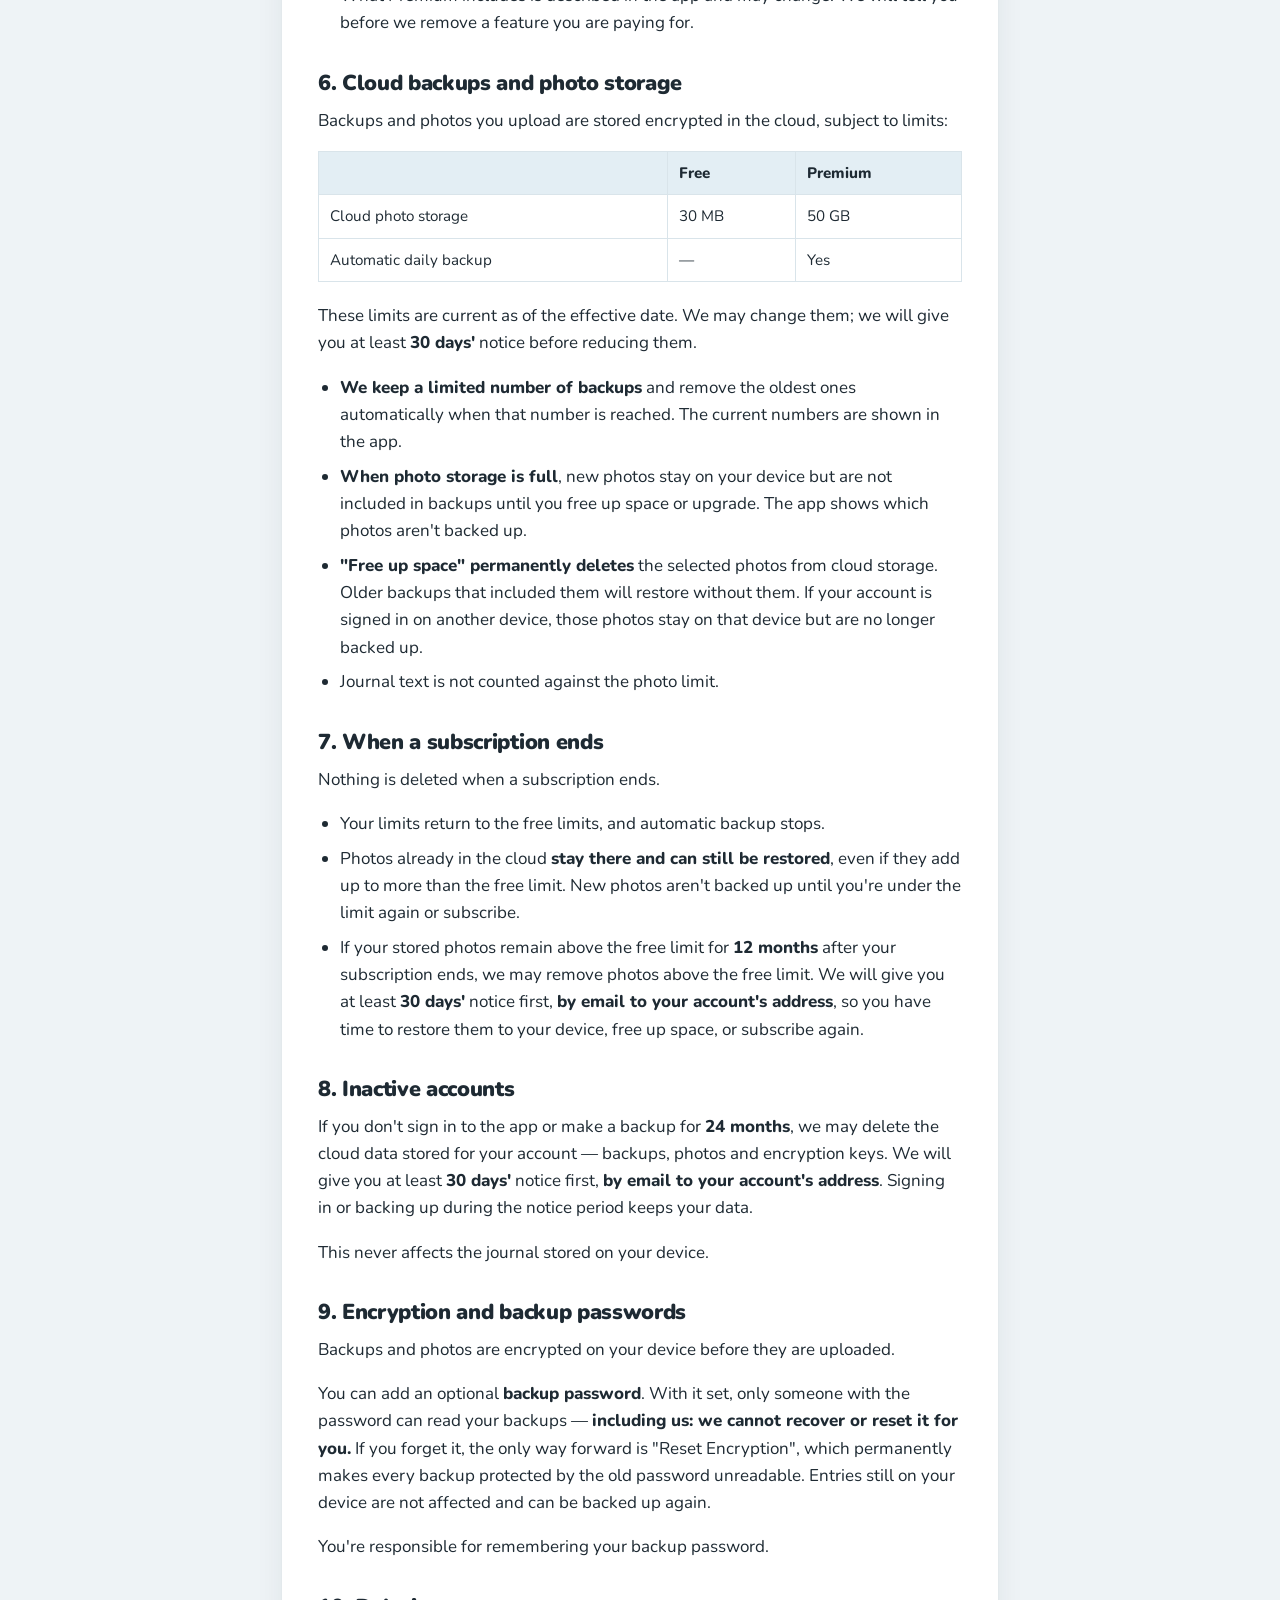
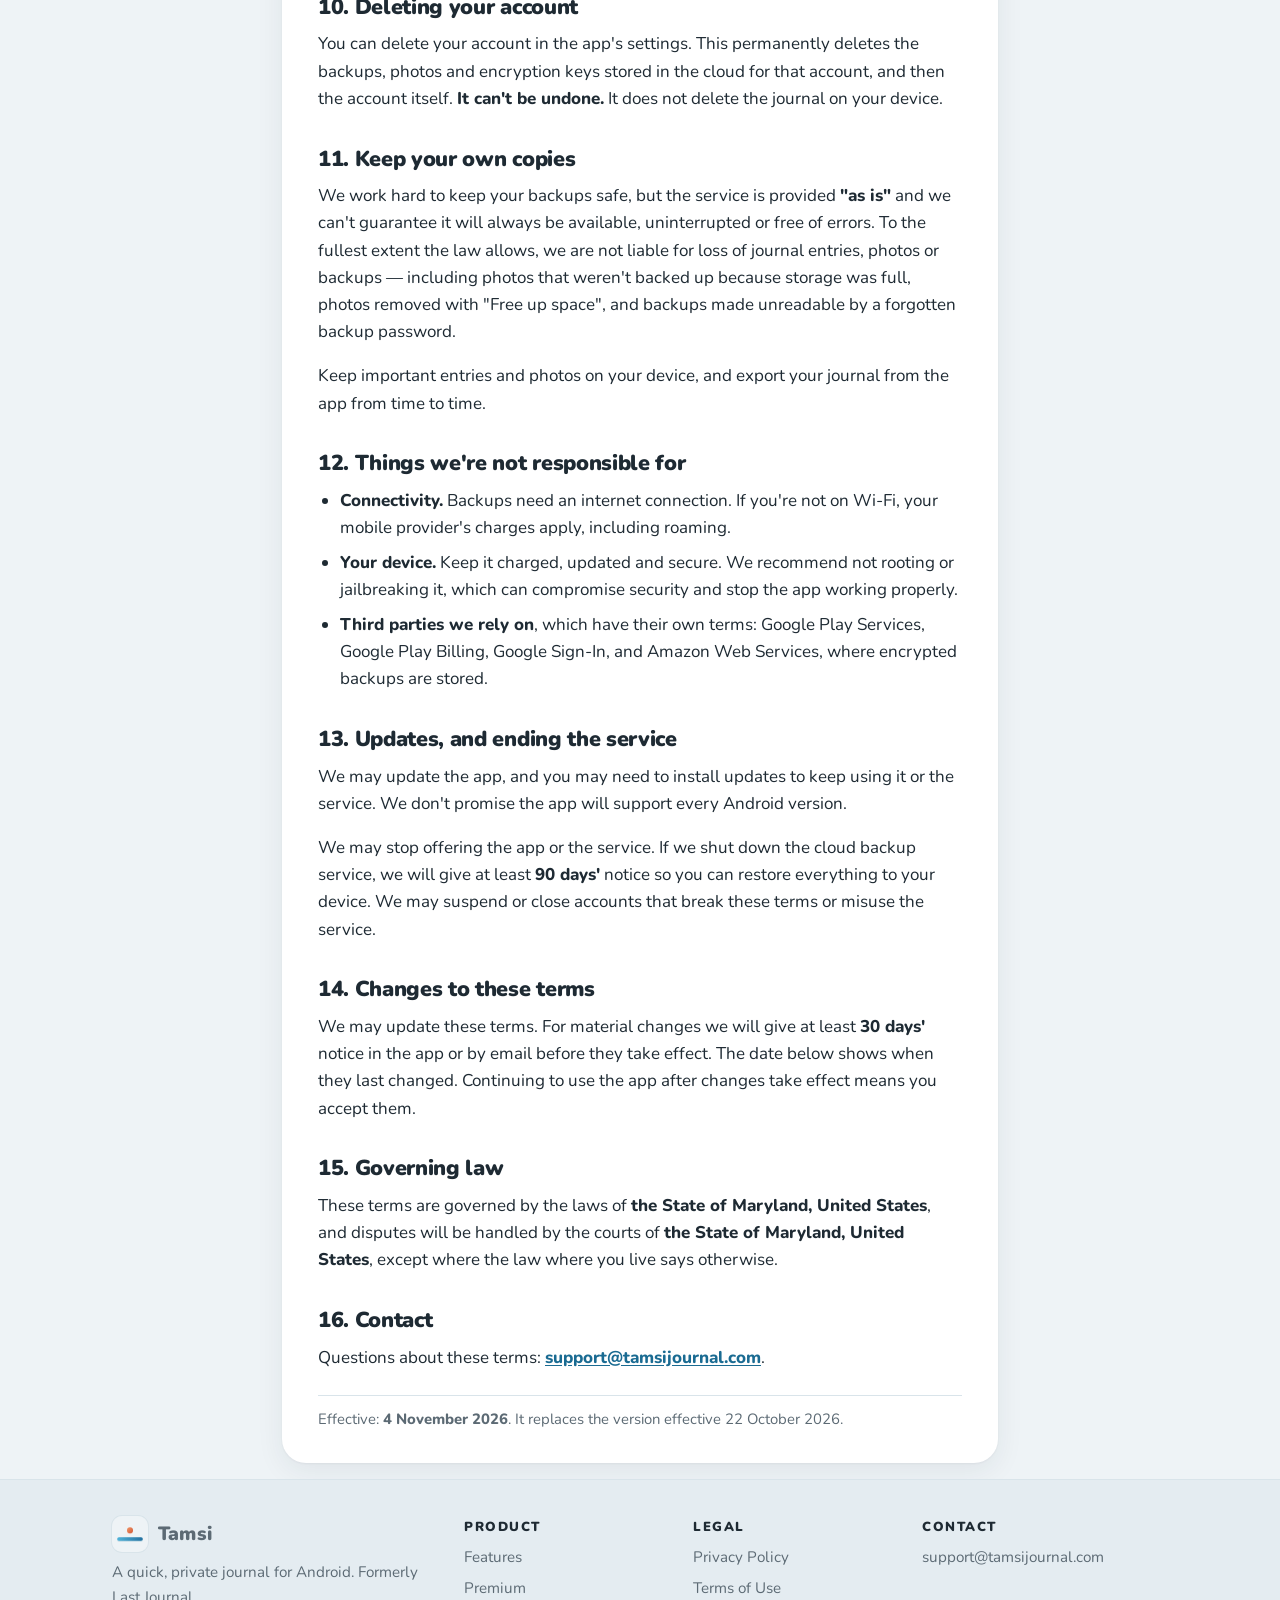
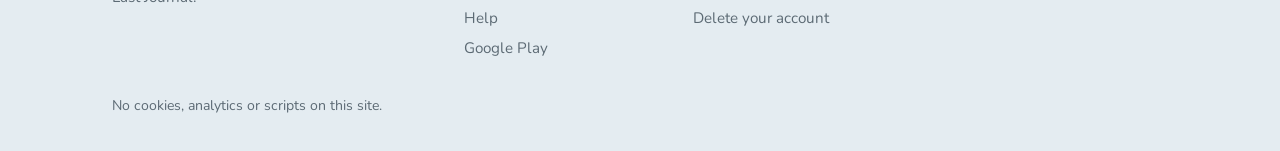
<file: terms.html>
<!doctype html>
<html lang="en">
<head>
<meta charset="utf-8">
<meta name="viewport" content="width=device-width, initial-scale=1">
<title>Terms of Use · Tamsi</title>
<meta name="description" content="The terms that apply when you use the Tamsi app (formerly Last Journal).">
<meta name="color-scheme" content="light dark">
<meta name="theme-color" content="#EEF3F6" media="(prefers-color-scheme: light)">
<meta name="theme-color" content="#11181D" media="(prefers-color-scheme: dark)">
<meta name="referrer" content="no-referrer">
<link rel="canonical" href="https://tamsijournal.com/terms.html">
<meta property="og:title" content="Terms of Use · Tamsi">
<meta property="og:description" content="The terms that apply when you use the Tamsi app (formerly Last Journal).">
<meta property="og:image" content="https://tamsijournal.com/assets/icon-512.png">
<meta property="og:type" content="website">
<link rel="icon" href="assets/icon.svg" type="image/svg+xml">
<link rel="icon" href="assets/favicon-32.png" sizes="32x32" type="image/png">
<link rel="apple-touch-icon" href="assets/apple-touch-icon.png">
<link rel="preload" href="assets/fonts/nunito-latin.woff" as="font" type="font/woff" crossorigin>
<link rel="stylesheet" href="style.css">
</head>
<body>
<a class="skip" href="#main">Skip to content</a>
<header class="site-header">
<div class="wrap header-row">
<a class="brand" href="/"><img src="assets/icon.svg" width="36" height="36" alt=""><span>Tamsi</span></a>
<nav class="site-nav" aria-label="Main"><ul><li><a href="/#features">Features</a></li><li><a href="/#premium">Premium</a></li><li><a href="faq.html">Help</a></li><li><a href="privacy.html">Privacy</a></li></ul></nav>
<a class="button button-small header-cta" href="https://play.google.com/store/apps/details?id=com.odralliv.quickjournal"><svg viewBox="0 0 24 24" aria-hidden="true" focusable="false"><path fill="currentColor" d="M7 4.5v15a1 1 0 0 0 1.5.86l12-7.5a1 1 0 0 0 0-1.72l-12-7.5A1 1 0 0 0 7 4.5Z"/></svg><span>Get the app</span></a>
</div>
</header>
<main id="main">
<div class="wrap wrap-text">
<article class="card">
<h1>Terms of Use</h1>
<p class="doc-meta">Tamsi (formerly Last Journal) · Effective: 4 November 2026</p>
<div class="note">
<p><strong>Tamsi was called Last Journal until version 2.7.1.</strong> This version of the terms explains how Premium works from version 2.8.1: a subscription now belongs to your Tamsi account, and Premium photo storage rises to 50 GB.
Our previous contact address still reaches us.</p>
</div>
<h2>1. About these terms</h2>
<p>These terms apply when you download or use the Tamsi app (&quot;the app&quot;) and its optional cloud backup service (&quot;the service&quot;), provided by <strong>Aldene Villardo</strong> (&quot;we&quot;, &quot;us&quot;). By using the app you agree to them. If you don&#x27;t agree, please don&#x27;t use the app.</p>
<p>You must be at least <strong>13</strong> years old to create an account.</p>
<h2>2. Using the app</h2>
<p>We give you a personal, non-transferable licence to use the app on devices you own or control. You may not copy, modify, reverse-engineer or redistribute the app, attempt to extract its source code, make derivative versions, or use our name or trademarks without permission. The app and all intellectual property in it remain ours.</p>
<h2>3. Your journal belongs to you</h2>
<p>Everything you write, and every photo you add, is yours. We don&#x27;t claim ownership of it and we don&#x27;t use it for anything other than providing the service. You give us only the permission needed to store and transfer your encrypted backups on your behalf.</p>
<p>Your journal lives on your device. The app works fully without an account, and your entries and photos never leave your device unless you sign in and back up.</p>
<h2>4. Accounts</h2>
<p>Signing in is optional and is only needed for cloud backups. You&#x27;re responsible for keeping your sign-in details secure and for activity under your account.</p>
<p>Signing in with a different method — for example Google instead of email and password — can create a separate account with separate backups, even with the same email address.</p>
<h2>5. Premium subscriptions</h2>
<p>Premium is an optional subscription, billed monthly or yearly through <strong>Google Play</strong>. Google Play handles payment, renewal, cancellation and refunds under its own terms. A free trial may be offered to new subscribers.</p>
<ul><li>Subscriptions <strong>renew automatically</strong> until you cancel them in Google Play.</li><li>From version 2.8.1, a subscription belongs to the <strong>Tamsi account</strong> that bought it, so you need to be signed in to subscribe. Premium, your photo storage and your backups follow that account to every device where it is signed in. A subscription bought before 2.8.1 can be attached to your account with <strong>Restore purchases</strong> in the app.</li><li>What Premium includes is described in the app and may change. We will tell you before we remove a feature you are paying for.</li></ul>
<h2>6. Cloud backups and photo storage</h2>
<p>Backups and photos you upload are stored encrypted in the cloud, subject to limits:</p>
<div class='tablewrap'><table><thead><tr><th></th><th>Free</th><th>Premium</th></tr></thead><tbody><tr><td>Cloud photo storage</td><td>30 MB</td><td>50 GB</td></tr><tr><td>Automatic daily backup</td><td>—</td><td>Yes</td></tr></tbody></table></div>
<p>These limits are current as of the effective date. We may change them; we will give you at least <strong>30 days&#x27;</strong> notice before reducing them.</p>
<ul><li><strong>We keep a limited number of backups</strong> and remove the oldest ones automatically when that number is reached. The current numbers are shown in the app.</li><li><strong>When photo storage is full</strong>, new photos stay on your device but are not included in backups until you free up space or upgrade. The app shows which photos aren&#x27;t backed up.</li><li><strong>&quot;Free up space&quot; permanently deletes</strong> the selected photos from cloud storage. Older backups that included them will restore without them. If your account is signed in on another device, those photos stay on that device but are no longer backed up.</li><li>Journal text is not counted against the photo limit.</li></ul>
<h2>7. When a subscription ends</h2>
<p>Nothing is deleted when a subscription ends.</p>
<ul><li>Your limits return to the free limits, and automatic backup stops.</li><li>Photos already in the cloud <strong>stay there and can still be restored</strong>, even if they add up to more than the free limit. New photos aren&#x27;t backed up until you&#x27;re under the limit again or subscribe.</li><li>If your stored photos remain above the free limit for <strong>12 months</strong> after your subscription ends, we may remove photos above the free limit. We will give you at least <strong>30 days&#x27;</strong> notice first, <strong>by email to your account&#x27;s address</strong>, so you have time to restore them to your device, free up space, or subscribe again.</li></ul>
<h2>8. Inactive accounts</h2>
<p>If you don&#x27;t sign in to the app or make a backup for <strong>24 months</strong>, we may delete the cloud data stored for your account — backups, photos and encryption keys. We will give you at least <strong>30 days&#x27;</strong> notice first, <strong>by email to your account&#x27;s address</strong>. Signing in or backing up during the notice period keeps your data.</p>
<p>This never affects the journal stored on your device.</p>
<h2>9. Encryption and backup passwords</h2>
<p>Backups and photos are encrypted on your device before they are uploaded.</p>
<p>You can add an optional <strong>backup password</strong>. With it set, only someone with the password can read your backups — <strong>including us: we cannot recover or reset it for you.</strong> If you forget it, the only way forward is &quot;Reset Encryption&quot;, which permanently makes every backup protected by the old password unreadable. Entries still on your device are not affected and can be backed up again.</p>
<p>You&#x27;re responsible for remembering your backup password.</p>
<h2>10. Deleting your account</h2>
<p>You can delete your account in the app&#x27;s settings. This permanently deletes the backups, photos and encryption keys stored in the cloud for that account, and then the account itself. <strong>It can&#x27;t be undone.</strong> It does not delete the journal on your device.</p>
<h2>11. Keep your own copies</h2>
<p>We work hard to keep your backups safe, but the service is provided <strong>&quot;as is&quot;</strong> and we can&#x27;t guarantee it will always be available, uninterrupted or free of errors. To the fullest extent the law allows, we are not liable for loss of journal entries, photos or backups — including photos that weren&#x27;t backed up because storage was full, photos removed with &quot;Free up space&quot;, and backups made unreadable by a forgotten backup password.</p>
<p>Keep important entries and photos on your device, and export your journal from the app from time to time.</p>
<h2>12. Things we&#x27;re not responsible for</h2>
<ul><li><strong>Connectivity.</strong> Backups need an internet connection. If you&#x27;re not on Wi-Fi, your mobile provider&#x27;s charges apply, including roaming.</li><li><strong>Your device.</strong> Keep it charged, updated and secure. We recommend not rooting or jailbreaking it, which can compromise security and stop the app working properly.</li><li><strong>Third parties we rely on</strong>, which have their own terms: Google Play Services, Google Play Billing, Google Sign-In, and Amazon Web Services, where encrypted backups are stored.</li></ul>
<h2>13. Updates, and ending the service</h2>
<p>We may update the app, and you may need to install updates to keep using it or the service. We don&#x27;t promise the app will support every Android version.</p>
<p>We may stop offering the app or the service. If we shut down the cloud backup service, we will give at least <strong>90 days&#x27;</strong> notice so you can restore everything to your device. We may suspend or close accounts that break these terms or misuse the service.</p>
<h2>14. Changes to these terms</h2>
<p>We may update these terms. For material changes we will give at least <strong>30 days&#x27;</strong> notice in the app or by email before they take effect. The date below shows when they last changed. Continuing to use the app after changes take effect means you accept them.</p>
<h2>15. Governing law</h2>
<p>These terms are governed by the laws of <strong>the State of Maryland, United States</strong>, and disputes will be handled by the courts of <strong>the State of Maryland, United States</strong>, except where the law where you live says otherwise.</p>
<h2>16. Contact</h2>
<p>Questions about these terms: <strong><a href="mailto:support@tamsijournal.com">support@tamsijournal.com</a></strong>.</p>
<p class="effective">Effective: <strong>4 November 2026</strong>. It replaces the version effective 22 October 2026.</p>
</article>
</div>
</main>
<footer class="site-footer">
<div class="wrap footer-grid">
<div class="footer-brand">
<a class="brand" href="/"><img src="assets/icon.svg" width="36" height="36" alt=""><span>Tamsi</span></a>
<p>A quick, private journal for Android. Formerly Last Journal.</p>
</div>
<nav aria-label="Product"><h2>Product</h2><ul>
<li><a href="/#features">Features</a></li>
<li><a href="/#premium">Premium</a></li>
<li><a href="faq.html">Help</a></li>
<li><a href="https://play.google.com/store/apps/details?id=com.odralliv.quickjournal">Google Play</a></li>
</ul></nav>
<nav aria-label="Legal"><h2>Legal</h2><ul>
<li><a href="privacy.html">Privacy Policy</a></li>
<li><a href="terms.html">Terms of Use</a></li>
<li><a href="delete-account.html">Delete your account</a></li>
</ul></nav>
<div><h2>Contact</h2><p><a href="mailto:support@tamsijournal.com">support@tamsijournal.com</a></p></div>
</div>
<div class="wrap footer-base"><p>No cookies, analytics or scripts on this site.</p></div>
</footer>
</body>
</html>
</file>
<file: style.css>
/*
 * Tamsi website: shared styles (QJ-286). Soft Cards palette from the QJ-307 redesign.
 * Mobile first; light and dark follow the system setting. No JavaScript anywhere on the site.
 *
 * Contrast (WCAG 2.x, checked 2026-10-19):
 *   text #1E2A33 on ground 13.1:1 · secondary #5C6A74 on card 5.57:1 · link #1A6B92 on card 5.9:1
 *   accent text #B04A26 on ground 4.88:1 / on card 5.45:1 (terracotta #D2724F stays decoration only)
 *   white on button #1E2A33 14.6:1 · white on blue #1F7AA6 4.78:1
 *   dark: text #E6EEF2 on card 13.3:1 · link #6CB8DD on card 7.1:1 · accent #E89A7C on ground 7.97:1
 */

@font-face {
  font-family: "Nunito";
  src: url("assets/fonts/nunito-latin.woff") format("woff");
  font-weight: 200 1000;
  font-style: normal;
  font-display: swap;
}

:root {
  --ground: #EEF3F6;
  --ground-2: #E4ECF1;
  --card: #FFFFFF;
  --text: #1E2A33;
  --secondary: #5C6A74;
  --blue: #1F7AA6;
  --link: #1A6B92;
  --terracotta: #D2724F;
  --accent-text: #B04A26;
  --button: #1E2A33;
  --on-button: #FFFFFF;
  --rule: #D9E4EA;
  --chip: #E3EEF4;
  --warn-bg: #FBEDE7;
  --warn-edge: #D2724F;
  --bezel: #1E2A33;
  --glow-warm: rgba(242, 154, 107, .35);
  --glow-cool: rgba(79, 179, 217, .28);
  --radius-card: 24px;
  --shadow: 0 1px 2px rgba(30, 42, 51, .05), 0 8px 28px rgba(30, 42, 51, .07);
  --shadow-phone: 0 30px 60px -20px rgba(30, 42, 51, .35), 0 12px 24px -12px rgba(30, 42, 51, .25);
  color-scheme: light dark;
}

@media (prefers-color-scheme: dark) {
  :root {
    --ground: #11181D;
    --ground-2: #151E24;
    --card: #1B252C;
    --text: #E6EEF2;
    --secondary: #9AA8B1;
    --blue: #6CB8DD;
    --link: #6CB8DD;
    --accent-text: #E89A7C;
    --button: #E6EEF2;
    --on-button: #11181D;
    --rule: #2A3740;
    --chip: #22313A;
    --warn-bg: #2E2420;
    --warn-edge: #E89A7C;
    --bezel: #05090C;
    --glow-warm: rgba(232, 154, 124, .16);
    --glow-cool: rgba(108, 184, 221, .14);
    --shadow: 0 0 0 1px #24313A;
    --shadow-phone: 0 30px 60px -20px rgba(0, 0, 0, .7), 0 0 0 1px #2A3740;
  }
}

*, *::before, *::after { box-sizing: border-box; }
html { -webkit-text-size-adjust: 100%; text-size-adjust: 100%; scroll-behavior: smooth; scroll-padding-top: 84px; }

body {
  margin: 0;
  background: var(--ground);
  color: var(--text);
  font: 400 17px/1.6 "Nunito", system-ui, -apple-system, "Segoe UI", Roboto, sans-serif;
  overflow-x: hidden;
}

img { max-width: 100%; height: auto; display: block; }
a { color: var(--link); text-underline-offset: 2px; }
a:hover { text-decoration-thickness: 2px; }
:focus-visible { outline: 3px solid var(--blue); outline-offset: 3px; border-radius: 8px; }

.skip {
  position: absolute; left: 16px; top: -60px; z-index: 50;
  background: var(--card); color: var(--text); padding: 10px 14px; border-radius: 10px;
}
.skip:focus { top: 12px; }

/* ---------- layout ---------- */

.wrap { max-width: 1120px; margin: 0 auto; padding: 0 16px; }
.wrap-text { max-width: 780px; padding-top: 24px; padding-bottom: 48px; }
@media (min-width: 720px) { .wrap { padding: 0 32px; } }

/* ---------- header ---------- */

.site-header {
  position: sticky; top: 0; z-index: 20;
  background: color-mix(in srgb, var(--ground) 82%, transparent);
  -webkit-backdrop-filter: saturate(160%) blur(14px);
  backdrop-filter: saturate(160%) blur(14px);
  border-bottom: 1px solid color-mix(in srgb, var(--rule) 70%, transparent);
}
.header-row { display: flex; align-items: center; gap: 12px 24px; min-height: 68px; }

.brand {
  display: inline-flex; align-items: center; gap: 10px;
  color: var(--text); text-decoration: none; font-weight: 900; font-size: 1.35rem; letter-spacing: .01em;
}
.brand img { width: 36px; height: 36px; border-radius: 10px; box-shadow: 0 0 0 1px var(--rule); }

.site-nav { margin-left: auto; }
.site-nav ul { list-style: none; margin: 0; padding: 0; display: flex; gap: 2px 22px; }
.site-nav a { color: var(--secondary); text-decoration: none; font-weight: 700; padding: 12px 0; display: inline-block; }
.site-nav a:hover, .site-nav a[aria-current="page"] { color: var(--text); }
.site-nav a[aria-current="page"] { box-shadow: inset 0 -3px 0 var(--terracotta); }

/* Small screens: the nav moves to its own scrollable row under the brand. */
@media (max-width: 719px) {
  .header-row { flex-wrap: wrap; min-height: 0; padding-top: 10px; }
  .site-nav { order: 3; width: 100%; margin: 0; overflow-x: auto; }
  .site-nav ul { gap: 2px 18px; }
  .site-nav a { padding: 8px 0 10px; }
  .header-cta { margin-left: auto; }
}

/* ---------- type ---------- */

h1, h2, h3 { font-weight: 900; line-height: 1.15; margin: 0 0 .5em; letter-spacing: -.015em; }
h1 { font-size: clamp(2rem, 6vw, 2.6rem); }
h2 { font-size: 1.35rem; margin-top: 1.6em; }
h3 { font-size: 1.1rem; font-weight: 800; margin-top: 1.2em; }
p { margin: 0 0 1em; }
ul, ol { margin: 0 0 1em; padding-left: 1.3em; }
li { margin: 0 0 .45em; }
strong { font-weight: 800; }

.lede { font-size: 1.12rem; color: var(--secondary); }
.muted { color: var(--secondary); }
.eyebrow {
  margin: 0 0 .6em; font-size: .82rem; font-weight: 900; letter-spacing: .12em; text-transform: uppercase;
  color: var(--accent-text);
}

/* ---------- buttons ---------- */

.button {
  display: inline-flex; align-items: center; justify-content: center; gap: 10px;
  background: var(--button); color: var(--on-button);
  font-weight: 800; font-size: 1.02rem; text-decoration: none;
  padding: 14px 24px; border-radius: 999px; min-height: 52px;
  box-shadow: 0 10px 24px -12px rgba(30, 42, 51, .6);
  transition: transform .15s ease, box-shadow .15s ease;
}
.button svg { width: 18px; height: 18px; flex: none; }
.button:hover { transform: translateY(-1px); box-shadow: 0 14px 28px -12px rgba(30, 42, 51, .7); }
.button-small { min-height: 44px; padding: 10px 18px; font-size: .95rem; box-shadow: none; }
.button-small svg { width: 14px; height: 14px; }
.button-ghost {
  background: transparent; color: var(--text); box-shadow: inset 0 0 0 2px var(--rule);
}
.button-ghost:hover { box-shadow: inset 0 0 0 2px var(--secondary); }

/* ---------- hero ---------- */

.hero {
  position: relative; isolation: isolate;
  padding: 40px 0 24px;
}
.hero::before, .hero::after {
  content: ""; position: absolute; z-index: -1; border-radius: 50%; filter: blur(10px);
}
.hero::before { width: 620px; height: 620px; right: -120px; top: -220px; max-width: 100vw; background: radial-gradient(circle, var(--glow-warm), transparent 68%); }
.hero::after { width: 680px; height: 680px; left: -260px; bottom: -320px; background: radial-gradient(circle, var(--glow-cool), transparent 68%); }

.hero-grid { display: grid; gap: 40px; align-items: center; }
@media (min-width: 900px) {
  .hero { padding: 72px 0 56px; }
  .hero-grid { grid-template-columns: 1.15fr .85fr; gap: 48px; }
  .hero h1 .accent { display: block; }
}

.pill {
  display: inline-flex; align-items: center; gap: 8px; margin: 0 0 20px;
  padding: 6px 14px 6px 10px; border-radius: 999px;
  background: var(--card); box-shadow: var(--shadow); font-weight: 800; font-size: .9rem; color: var(--secondary);
}
.pill-dot { width: 10px; height: 10px; border-radius: 50%; background: linear-gradient(135deg, #F29A6B, #CF5534); }

.hero h1 { font-size: clamp(2.5rem, 7.5vw, 3.5rem); line-height: 1.02; letter-spacing: -.03em; margin-bottom: .35em; }
.accent { color: var(--accent-text); }
.hero .lede { font-size: clamp(1.1rem, 2.2vw, 1.28rem); max-width: 34em; margin-bottom: 1.5em; }
.cta-row { display: flex; flex-wrap: wrap; gap: 12px; margin-bottom: 18px; }
.meta { color: var(--secondary); font-size: .95rem; font-weight: 700; margin: 0; }

.hero-media { position: relative; height: min(150vw, 580px); max-width: 460px; width: 100%; margin: 0 auto; }
@media (min-width: 900px) { .hero-media { height: 600px; max-width: none; } }

/* ---------- phone frame ---------- */

.phone {
  background: var(--bezel); padding: 9px; border-radius: 40px; box-shadow: var(--shadow-phone);
  width: 100%; max-width: 300px;
}
.phone img { width: 100%; border-radius: 31px; }
.hero-media .phone { position: absolute; width: 58%; max-width: 290px; }
.phone-front { right: 6%; top: 0; transform: rotate(3deg); }
.phone-back { left: 4%; top: 64px; transform: rotate(-7deg); opacity: .96; }
@media (min-width: 900px) { .phone-front { right: 4%; } .phone-back { left: 2%; } }

/* ---------- trust strip ---------- */

.trust-strip { display: grid; gap: 14px; grid-template-columns: 1fr 1fr; margin: 8px auto 24px; }
@media (min-width: 900px) { .trust-strip { grid-template-columns: repeat(4, 1fr); gap: 18px; } }
.trust-item { background: var(--card); border-radius: 20px; box-shadow: var(--shadow); padding: 18px 18px 16px; }
.trust-item svg { width: 28px; height: 28px; color: var(--accent-text); margin-bottom: 10px; }
.trust-item h2 { font-size: 1.02rem; margin: 0 0 .25em; letter-spacing: 0; }
.trust-item p { margin: 0; color: var(--secondary); font-size: .93rem; line-height: 1.45; }

/* ---------- sections ---------- */

.section-head { max-width: 640px; margin: 0 auto 32px; text-align: center; }
.section-head h2 { font-size: clamp(1.8rem, 4.6vw, 2.6rem); margin: 0 0 .35em; letter-spacing: -.025em; }
.section-head .lede { margin: 0; }

.features { padding: 56px 16px 8px; }
@media (min-width: 720px) { .features { padding: 80px 32px 16px; } }

.feature { display: grid; gap: 28px; align-items: center; margin: 0 0 56px; }
.feature-media { display: flex; justify-content: center; position: relative; }
.feature-media::before {
  content: ""; position: absolute; inset: 12% 8%; z-index: 0; border-radius: 40px;
  background: linear-gradient(140deg, var(--glow-cool), var(--glow-warm));
}
.feature-media .phone { position: relative; z-index: 1; max-width: 270px; }
.feature-text h2 { font-size: clamp(1.6rem, 3.8vw, 2.2rem); margin: 0 0 .4em; letter-spacing: -.02em; }
@media (min-width: 900px) {
  .feature { grid-template-columns: 1fr 1fr; gap: 72px; margin-bottom: 96px; }
  .feature-flip .feature-media { order: 2; }
  .feature-media .phone { max-width: 300px; }
}

.checks { list-style: none; padding: 0; margin: 0; }
.checks li { display: flex; gap: 10px; align-items: flex-start; margin: 0 0 .6em; }
.checks svg { width: 20px; height: 20px; flex: none; margin-top: 4px; color: var(--accent-text); stroke-width: 2.4; }

/* ---------- privacy band ---------- */

.privacy-band {
  display: grid; gap: 28px; margin: 24px 0 40px; padding: 36px 24px; border-radius: 32px;
  background: #1E2A33; color: #E6EEF2;
}
@media (prefers-color-scheme: dark) { .privacy-band { background: #1B252C; box-shadow: 0 0 0 1px #2A3740; } }
@media (min-width: 900px) { .privacy-band { grid-template-columns: .9fr 1.1fr; gap: 56px; padding: 56px; } }
.privacy-band .eyebrow { color: #E89A7C; }
.privacy-head h2 { font-size: clamp(1.8rem, 4.2vw, 2.4rem); margin: 0 0 .4em; letter-spacing: -.025em; }
.privacy-head p { color: #B8C5CD; }
.button-light { background: #E6EEF2; color: #11181D; box-shadow: none; }
.privacy-points { list-style: none; padding: 0; margin: 0; display: grid; gap: 22px; }
@media (min-width: 640px) { .privacy-points { grid-template-columns: 1fr 1fr; } }
.privacy-points li { display: flex; gap: 14px; margin: 0; }
.privacy-points svg { width: 26px; height: 26px; flex: none; color: #E89A7C; margin-top: 2px; }
.privacy-points h3 { margin: 0 0 .3em; font-size: 1.05rem; color: #FFFFFF; }
.privacy-points p { margin: 0; color: #B8C5CD; font-size: .95rem; line-height: 1.5; }

/* ---------- pricing ---------- */

.pricing { padding-top: 40px; padding-bottom: 24px; }
.plans { display: grid; gap: 18px; max-width: 880px; margin: 0 auto; }
@media (min-width: 760px) { .plans { grid-template-columns: 1fr 1fr; } }
.plan {
  position: relative; background: var(--card); border-radius: var(--radius-card); box-shadow: var(--shadow);
  padding: 28px 24px 22px;
}
.plan h3 { margin: 0 0 .2em; font-size: 1.3rem; }
.plan-price { font-size: 1.6rem; font-weight: 900; margin: 0 0 18px; letter-spacing: -.02em; }
.plan-price span { font-size: .95rem; font-weight: 700; color: var(--secondary); letter-spacing: 0; }
.plan-premium { box-shadow: var(--shadow), inset 0 0 0 2px var(--terracotta); }
.plan-badge {
  position: absolute; top: -13px; left: 24px; margin: 0; padding: 3px 12px; border-radius: 999px;
  background: #B04A26; color: #fff; font-size: .8rem; font-weight: 900;
}
.fine { max-width: 880px; margin: 18px auto 0; color: var(--secondary); font-size: .93rem; text-align: center; }

/* ---------- FAQ ---------- */

.faq-teaser { padding-top: 64px; padding-bottom: 16px; max-width: 840px; }
.faq details { background: var(--card); border-radius: 18px; box-shadow: var(--shadow); margin: 0 0 10px; }
.faq summary {
  cursor: pointer; list-style: none; padding: 16px 52px 16px 20px; font-weight: 800; position: relative; min-height: 48px;
}
.faq summary::-webkit-details-marker { display: none; }
.faq summary::after {
  content: "+"; position: absolute; right: 20px; top: 50%; transform: translateY(-50%);
  font-weight: 900; font-size: 1.35rem; color: var(--secondary);
}
.faq details[open] summary::after { content: "\2013"; }
.faq .answer { padding: 0 20px 16px; }
.faq .answer > :last-child { margin-bottom: 0; }
.faq h2 { margin: 1.4em 0 .6em; }
.more { text-align: center; font-weight: 800; margin: 18px 0 0; }

/* ---------- closing call to action ---------- */

.cta-band {
  margin: 56px 0 64px; padding: 44px 24px; border-radius: 32px; text-align: center;
  background:
    radial-gradient(circle at 85% 0%, var(--glow-warm), transparent 55%),
    radial-gradient(circle at 10% 100%, var(--glow-cool), transparent 55%),
    var(--card);
  box-shadow: var(--shadow);
}
.cta-band img { margin: 0 auto 16px; border-radius: 18px; box-shadow: 0 0 0 1px var(--rule); }
.cta-band h2 { font-size: clamp(1.8rem, 4.6vw, 2.6rem); margin: 0 0 .3em; letter-spacing: -.025em; }
.cta-band p { color: var(--secondary); margin-bottom: 22px; }

/* ---------- footer ---------- */

.site-footer { border-top: 1px solid var(--rule); background: var(--ground-2); color: var(--secondary); font-size: .95rem; }
.footer-grid { display: grid; gap: 24px; padding-top: 36px; padding-bottom: 16px; grid-template-columns: 1fr 1fr; }
.footer-brand { grid-column: 1 / -1; }
@media (min-width: 760px) { .footer-grid { grid-template-columns: 1.6fr 1fr 1fr 1.2fr; } .footer-brand { grid-column: auto; } }
.footer-brand .brand { font-size: 1.2rem; margin-bottom: 8px; }
.site-footer h2 { font-size: .82rem; text-transform: uppercase; letter-spacing: .12em; color: var(--text); margin: 4px 0 10px; }
.site-footer ul { list-style: none; margin: 0; padding: 0; }
.site-footer li { margin: 0 0 6px; }
.site-footer a { color: var(--secondary); text-decoration: none; }
.site-footer a:hover { color: var(--text); text-decoration: underline; }
.site-footer p { margin: 0 0 6px; }
.footer-base { padding-top: 12px; padding-bottom: 28px; font-size: .88rem; }

/* ---------- inner pages: cards, legal, tables ---------- */

.card { background: var(--card); border-radius: var(--radius-card); box-shadow: var(--shadow); padding: 24px 22px; margin: 0 0 16px; }
@media (min-width: 720px) { .card { padding: 32px 36px; } }
.card > :last-child { margin-bottom: 0; }
.card h2:first-child, .card h3:first-child { margin-top: 0; }

.grid { display: grid; gap: 16px; grid-template-columns: 1fr; margin: 0 0 16px; }
.grid .card { margin: 0; }
@media (min-width: 640px) { .grid-3 { grid-template-columns: repeat(3, 1fr); } .grid-2 { grid-template-columns: repeat(2, 1fr); } }
a.card-link { display: block; color: inherit; text-decoration: none; }
a.card-link:hover h2, a.card-link:hover h3 { text-decoration: underline; text-decoration-color: var(--terracotta); }

.doc-meta { color: var(--secondary); font-size: .95rem; margin: 0 0 1em; }
.note { background: var(--chip); border-radius: 14px; padding: 12px 16px; margin: 0 0 1.2em; font-size: .97rem; }
.warn { background: var(--warn-bg); border-left: 4px solid var(--warn-edge); border-radius: 12px; padding: 12px 16px; margin: 0 0 1.2em; }
.warn > :last-child, .note > :last-child { margin-bottom: 0; }

.tablewrap { overflow-x: auto; margin: 0 0 1.2em; -webkit-overflow-scrolling: touch; }
table { border-collapse: collapse; width: 100%; font-size: .95rem; }
th, td { border: 1px solid var(--rule); padding: 9px 11px; text-align: left; vertical-align: top; }
th { background: var(--chip); font-weight: 800; }
caption { text-align: left; font-weight: 800; padding: 0 0 6px; }
.effective { margin-top: 1.6em; padding-top: 12px; border-top: 1px solid var(--rule); color: var(--secondary); font-size: .93rem; }

/* ---------- motion and print ---------- */

@media (prefers-reduced-motion: reduce) {
  * { transition: none !important; animation: none !important; scroll-behavior: auto !important; }
}

@media print {
  body { background: #fff; color: #000; }
  .site-header, .skip, .site-footer nav, .cta-band, .hero-media { display: none; }
  .card, .faq details, .plan, .trust-item { box-shadow: none; border: 1px solid #ccc; }
}
</file>
